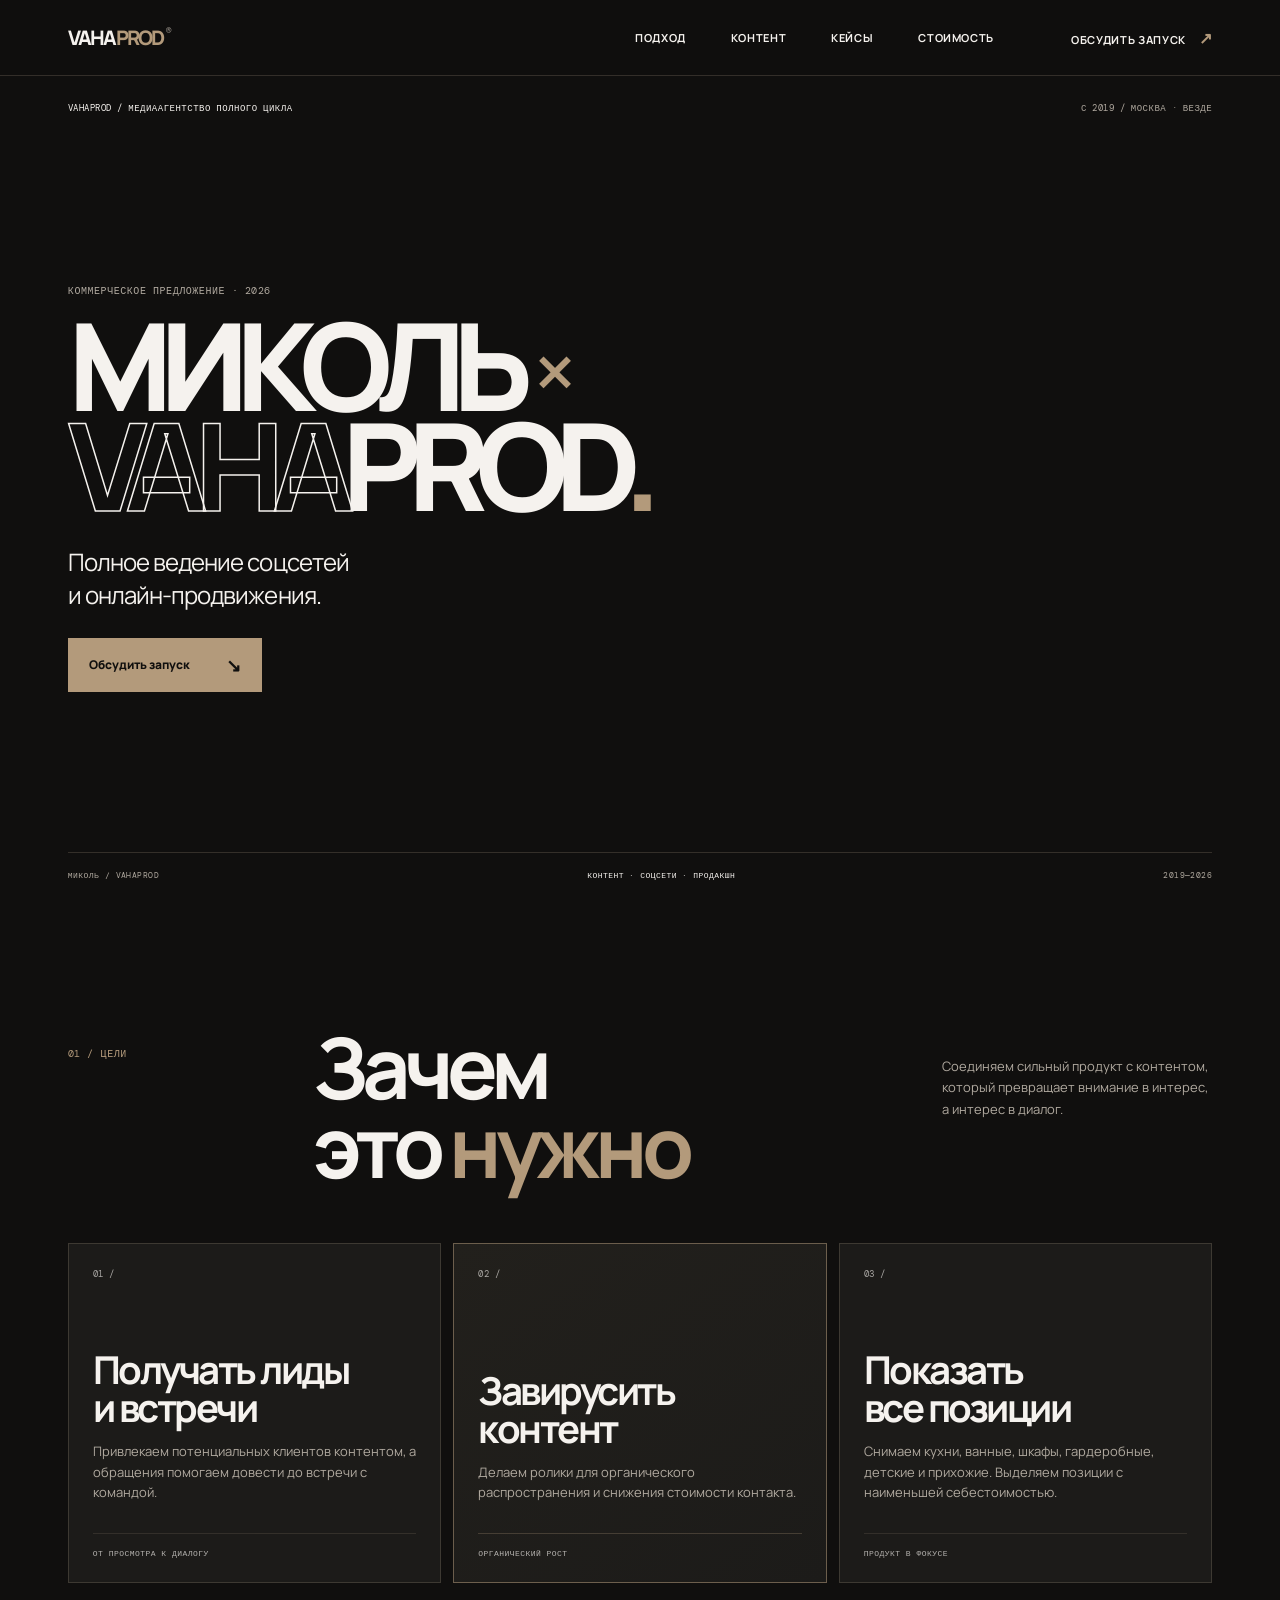
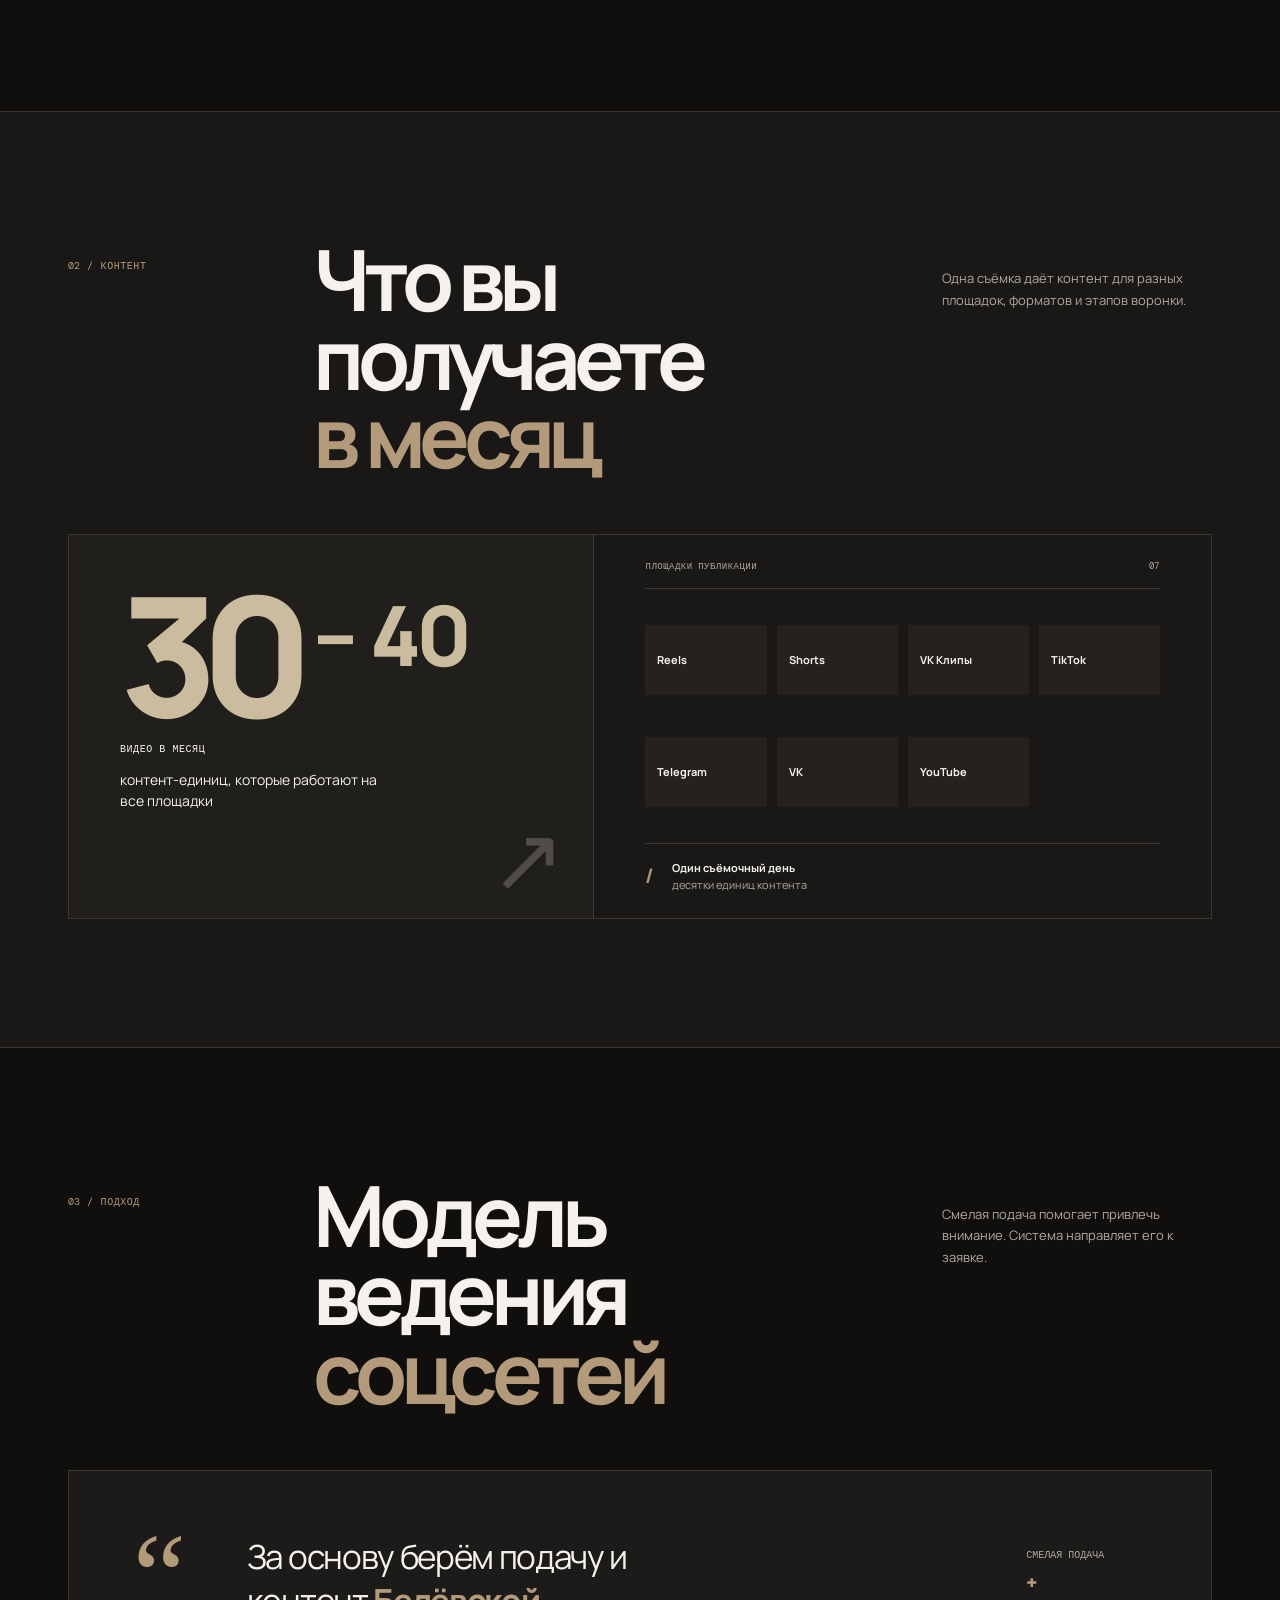
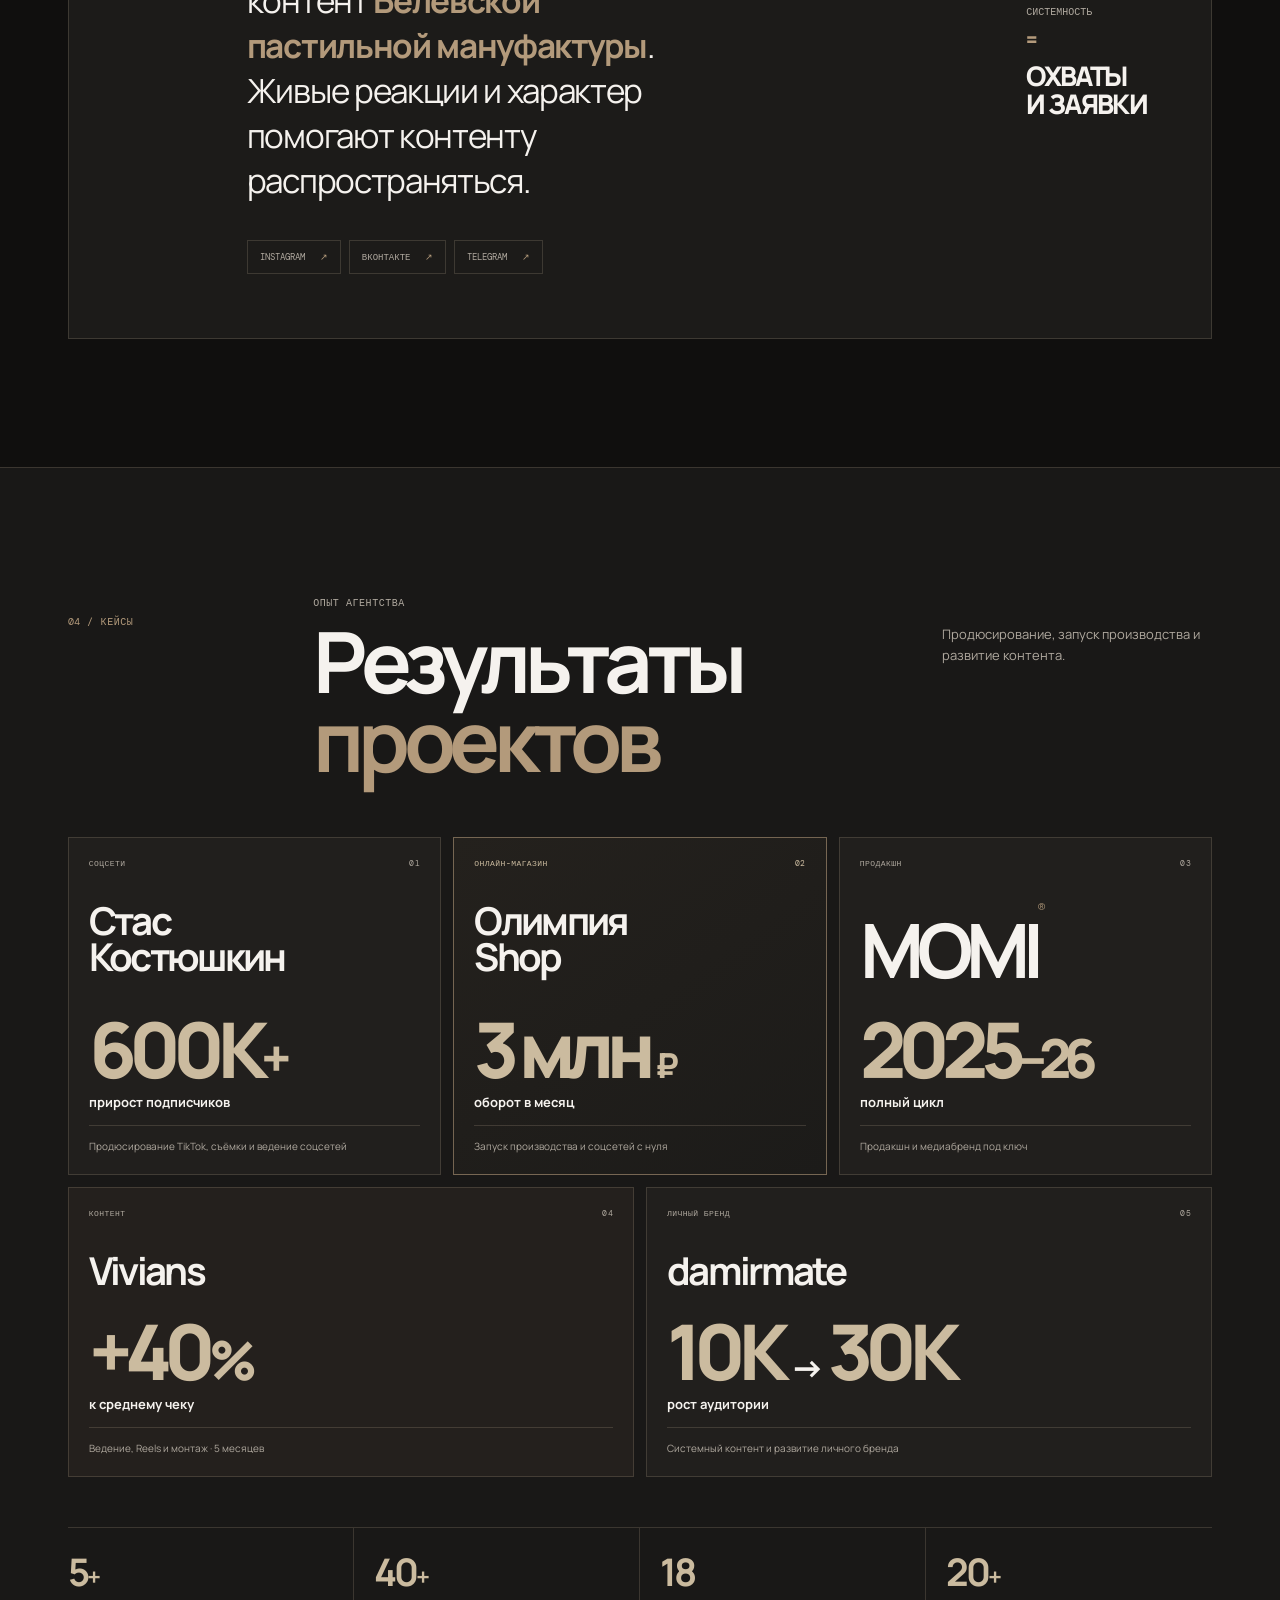
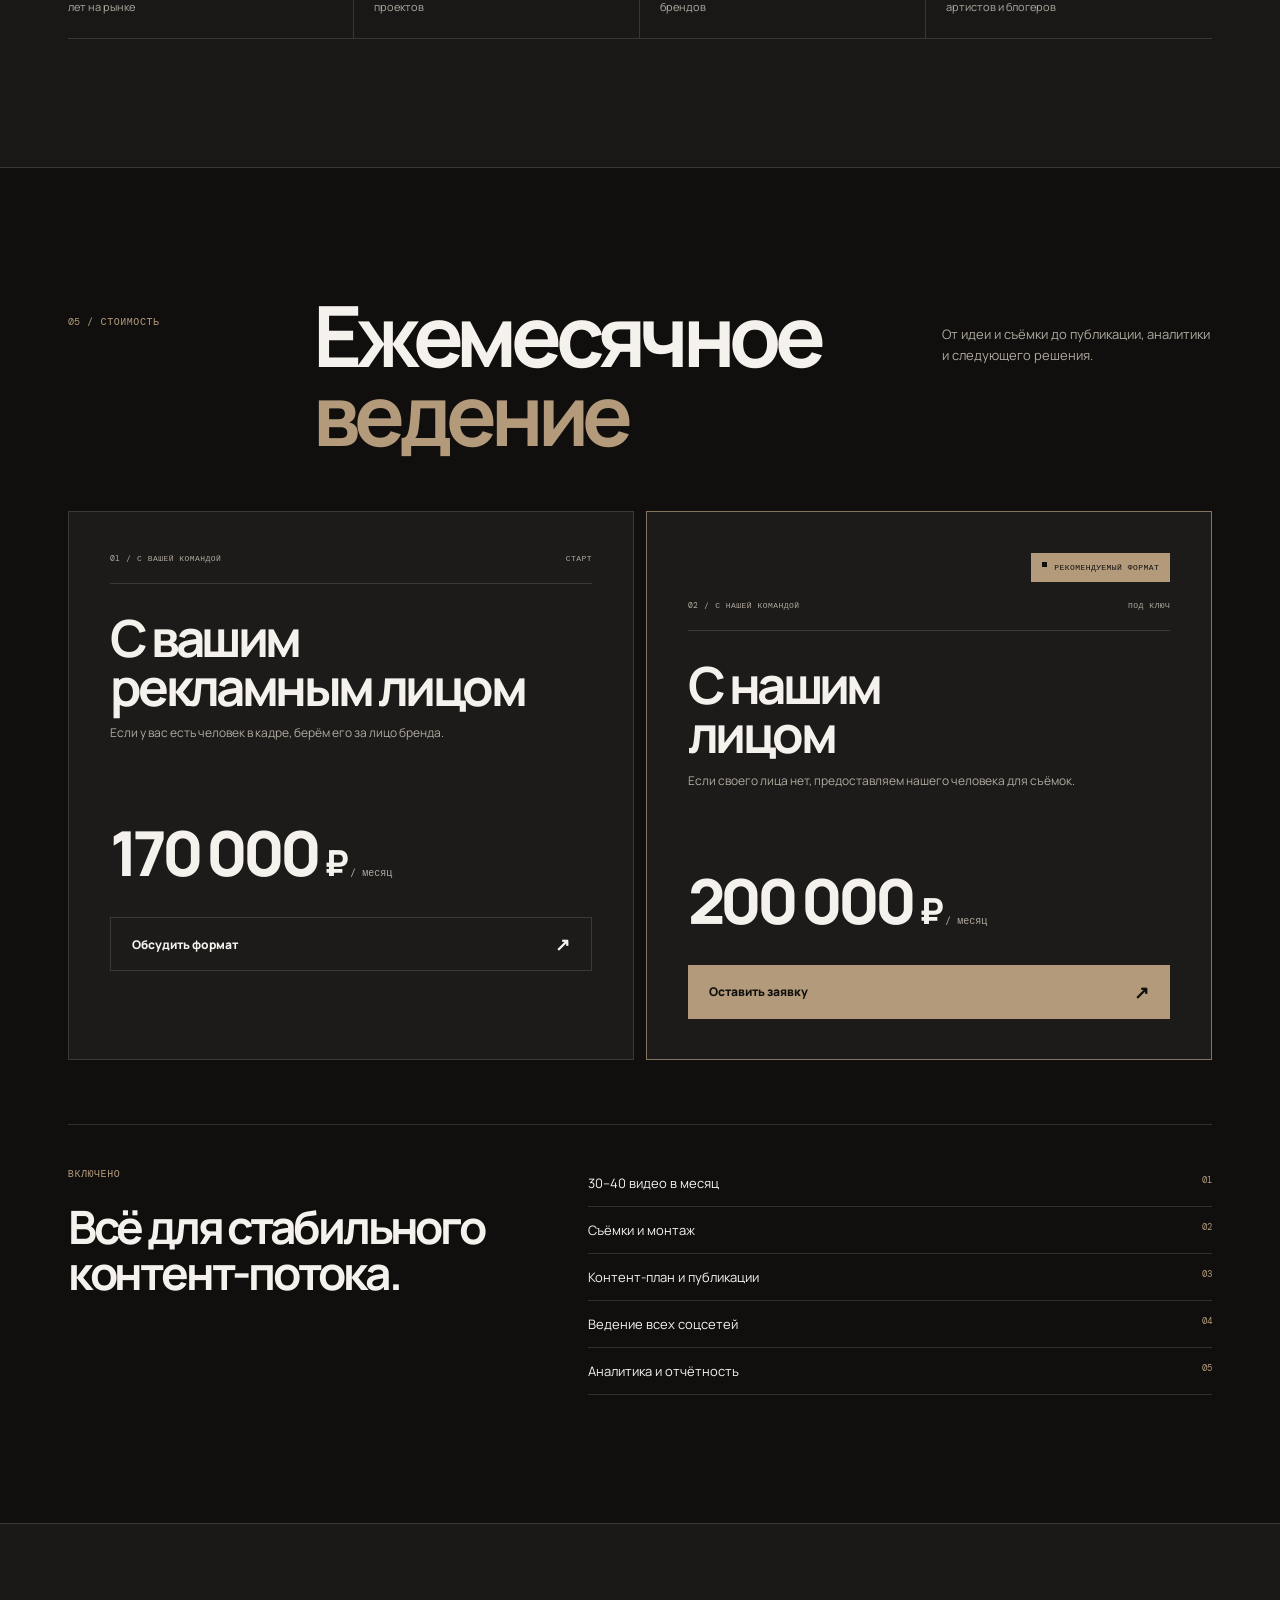
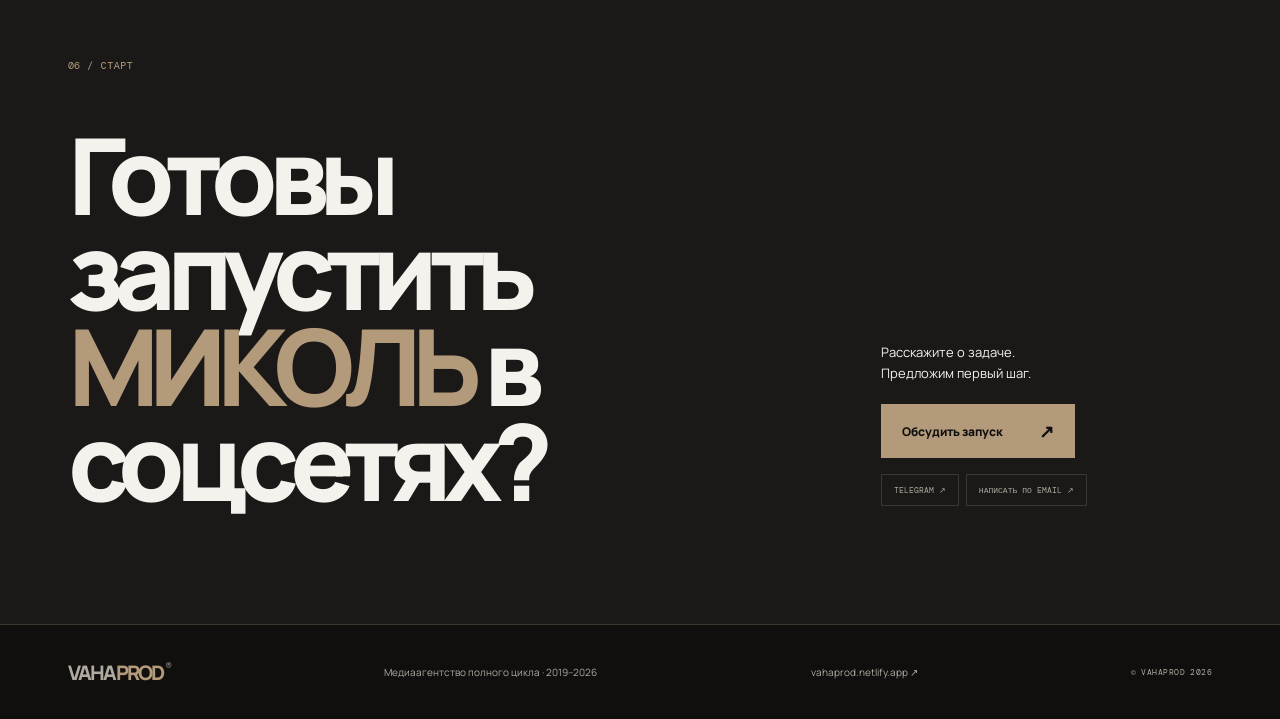
<file: index.html>
<!doctype html>
<html lang="ru" data-type="service">
<head>
  <meta charset="utf-8">
  <meta name="viewport" content="width=device-width, initial-scale=1">
  <meta name="theme-color" content="#100f0e">
  <meta name="description" content="Коммерческое предложение VAHAPROD для мебельной компании МИКОЛЬ: контент, соцсети и онлайн-продвижение под ключ.">
  <meta name="page-type" content="service">
  <meta name="site-kind" content="other">
  <meta property="og:title" content="МИКОЛЬ × VAHAPROD — медиа и рост">
  <meta property="og:description" content="Полное ведение соцсетей и онлайн-продвижения для мебельной компании МИКОЛЬ.">
  <meta property="og:type" content="website">
  <title>МИКОЛЬ × VAHAPROD — медиа и рост</title>
  <link rel="preconnect" href="https://fonts.googleapis.com">
  <link rel="preconnect" href="https://fonts.gstatic.com" crossorigin>
  <link href="https://fonts.googleapis.com/css2?family=DM+Mono:wght@400;500&family=Manrope:wght@400;500;600;700;800&display=swap" rel="stylesheet">
  <link rel="stylesheet" href="style.css">
  <script src="script.js" defer></script>
</head>
<body>
  <a class="skip-link" href="#main-content">Перейти к содержимому</a>
  <header class="site-header">
    <a class="wordmark" href="#top" aria-label="VAHAPROD, на главную">VAHA<span>PROD</span><i>®</i></a>
    <nav class="main-nav" aria-label="Основная навигация">
      <a href="#idea">Подход</a><a href="#volume">Контент</a><a href="#cases">Кейсы</a><a href="#pricing">Стоимость</a>
    </nav>
    <a class="header-cta" href="#contact">Обсудить запуск <span>↗︎</span></a>
    <button class="menu-toggle" type="button" aria-label="Открыть меню" aria-expanded="false"><span></span><span></span></button>
  </header>

  <main id="main-content">
    <!-- Секция 0 — Hero -->
    <section class="hero section-shell">
      <div class="hero-topline mono"><span>VAHAPROD / медиаагентство полного цикла</span><span>С 2019 / МОСКВА · ВЕЗДЕ</span></div>
      <div class="hero-grid">
        <div class="hero-copy">
          <p class="eyebrow" data-enter>КОММЕРЧЕСКОЕ ПРЕДЛОЖЕНИЕ · 2026</p>
          <h1 data-enter>МИКОЛЬ <span class="times">×</span><br><span class="outline-word">VAHA</span>PROD<span class="brand-accent">.</span></h1>
          <p class="hero-lead" data-enter>Полное ведение соцсетей<br>и онлайн-продвижения.</p>
          <a class="button button-brand" data-enter href="#pricing">Обсудить запуск <span>↘︎</span></a>
        </div>
      </div>
      <div class="hero-bottom mono"><span>МИКОЛЬ / VAHAPROD</span><span>КОНТЕНТ · СОЦСЕТИ · ПРОДАКШН</span><span>2019—2026</span></div>
    </section>

    <!-- Секция 01 — Цели -->
    <section class="section section-shell" id="idea">
      <div class="section-head reveal"><p class="section-number mono">01 / ЦЕЛИ</p><div><h2>Зачем<br>это <span class="accent-text">нужно</span></h2></div><p class="head-note">Соединяем сильный продукт с контентом, который превращает внимание в интерес, а интерес в диалог.</p></div>
      <div class="goal-grid">
        <article class="goal-card reveal"><span class="card-no mono">01 /</span><h3>Получать лиды<br>и встречи</h3><p>Привлекаем потенциальных клиентов контентом, а обращения помогаем довести до встречи с командой.</p><span class="card-foot mono">ОТ ПРОСМОТРА К ДИАЛОГУ</span></article>
        <article class="goal-card goal-card-featured reveal"><span class="card-no mono">02 /</span><h3>Завирусить<br>контент</h3><p>Делаем ролики для органического распространения и снижения стоимости контакта.</p><span class="card-foot mono">ОРГАНИЧЕСКИЙ РОСТ</span></article>
        <article class="goal-card reveal"><span class="card-no mono">03 /</span><h3>Показать<br>все позиции</h3><p>Снимаем кухни, ванные, шкафы, гардеробные, детские и прихожие. Выделяем позиции с наименьшей себестоимостью.</p><span class="card-foot mono">ПРОДУКТ В ФОКУСЕ</span></article>
      </div>
    </section>

    <!-- Секция 02 — Объём контента -->
    <section class="section volume-section" id="volume">
      <div class="section-shell">
        <div class="section-head reveal"><p class="section-number mono">02 / КОНТЕНТ</p><div><h2>Что вы получаете<br><span class="accent-text">в месяц</span></h2></div><p class="head-note">Одна съёмка даёт контент для разных площадок, форматов и этапов воронки.</p></div>
        <div class="volume-layout reveal">
          <div class="metric-panel"><div class="metric-big"><span>30</span><span>–</span><span>40</span></div><div class="metric-label">ВИДЕО В МЕСЯЦ</div><p>контент-единиц, которые работают на все площадки</p><div class="metric-arrow">↗︎</div></div>
          <div class="platform-panel"><div class="platform-top mono"><span>ПЛОЩАДКИ ПУБЛИКАЦИИ</span><span>07</span></div><div class="platform-grid"><div class="platform">Reels</div><div class="platform">Shorts</div><div class="platform">VK Клипы</div><div class="platform">TikTok</div><div class="platform">Telegram</div><div class="platform">VK</div><div class="platform">YouTube</div></div><div class="platform-bottom"><span class="platform-star">/</span><p><strong>Один съёмочный день</strong><br>десятки единиц контента</p></div></div>
        </div>
      </div>
    </section>

    <!-- Секция 03 — Ролевая модель -->
    <section class="section section-shell model-section" id="model">
      <div class="section-head reveal"><p class="section-number mono">03 / ПОДХОД</p><div><h2>Модель ведения<br><span class="accent-text">соцсетей</span></h2></div><p class="head-note">Смелая подача помогает привлечь внимание. Система направляет его к заявке.</p></div>
      <div class="model-box reveal"><div class="model-quote-mark">“</div><div class="model-copy"><p>За основу берём подачу и контент <strong>Белёвской пастильной мануфактуры</strong>. Живые реакции и характер помогают контенту распространяться.</p><div class="reference-links"><a href="https://www.instagram.com/pastila1881/" target="_blank" rel="noopener noreferrer">Instagram <span>↗︎</span></a><a href="https://vk.com/belevskaya__pastila" target="_blank" rel="noopener noreferrer">ВКонтакте <span>↗︎</span></a><a href="https://t.me/belpastila" target="_blank" rel="noopener noreferrer">Telegram <span>↗︎</span></a></div></div><div class="model-equation"><span>СМЕЛАЯ ПОДАЧА</span><b>+</b><span>СИСТЕМНОСТЬ</span><b>=</b><strong>ОХВАТЫ<br>И ЗАЯВКИ</strong></div></div>
    </section>

    <!-- Секция 04 — Кейсы и метрики -->
    <section class="section cases-section" id="cases"><div class="section-shell">
      <div class="section-head reveal"><p class="section-number mono">04 / КЕЙСЫ</p><div><p class="eyebrow">Опыт агентства</p><h2>Результаты<br><span class="accent-text">проектов</span></h2></div><p class="head-note">Продюсирование, запуск производства и развитие контента.</p></div>
      <div class="case-grid">
        <article class="case-card case-feature reveal"><div class="case-top mono"><span>СОЦСЕТИ</span><span>01</span></div><h3>Стас<br>Костюшкин</h3><div class="case-number">600K<span>+</span></div><p>прирост подписчиков</p><div class="case-note">Продюсирование TikTok, съёмки и ведение соцсетей</div></article>
        <article class="case-card case-featured reveal"><div class="case-top mono"><span>ОНЛАЙН-МАГАЗИН</span><span>02</span></div><h3>Олимпия<br>Shop</h3><div class="case-number">3 млн <small>₽</small></div><p>оборот в месяц</p><div class="case-note">Запуск производства и соцсетей с нуля</div></article>
        <article class="case-card case-momi reveal"><div class="case-top mono"><span>ПРОДАКШН</span><span>03</span></div><div class="momi-word">MOMI<span>®</span></div><div class="case-number">2025<span>–26</span></div><p>полный цикл</p><div class="case-note">Продакшн и медиабренд под ключ</div></article>
        <article class="case-card case-vivians reveal"><div class="case-top mono"><span>КОНТЕНТ</span><span>04</span></div><h3>Vivians</h3><div class="case-number">+40<span>%</span></div><p>к среднему чеку</p><div class="case-note">Ведение, Reels и монтаж · 5 месяцев</div></article>
        <article class="case-card case-damir reveal"><div class="case-top mono"><span>ЛИЧНЫЙ БРЕНД</span><span>05</span></div><h3>damirmate</h3><div class="case-number">10K <span class="case-arrow">→︎</span> 30K</div><p>рост аудитории</p><div class="case-note">Системный контент и развитие личного бренда</div></article>
      </div>
      <div class="agency-stats reveal"><div><strong>5<span>+</span></strong><small>лет на рынке</small></div><div><strong>40<span>+</span></strong><small>проектов</small></div><div><strong>18</strong><small>брендов</small></div><div><strong>20<span>+</span></strong><small>артистов и блогеров</small></div></div>
    </div></section>

    <!-- Секция 05 — Предложение и цена -->
    <section class="section section-shell pricing-section" id="pricing">
      <div class="section-head reveal"><p class="section-number mono">05 / СТОИМОСТЬ</p><div><h2>Ежемесячное<br><span class="accent-text">ведение</span></h2></div><p class="head-note">От идеи и съёмки до публикации, аналитики и следующего решения.</p></div>
      <div class="pricing-grid">
        <article class="price-card reveal"><div class="price-top mono"><span>01 / С ВАШЕЙ КОМАНДОЙ</span><span>СТАРТ</span></div><h3>С вашим<br>рекламным лицом</h3><p class="price-description">Если у вас есть человек в кадре, берём его за лицо бренда.</p><div class="price-amount">170 000 <small>₽</small><span>/ месяц</span></div><a class="button button-outline" href="#contact">Обсудить формат <span>↗︎</span></a></article>
        <article class="price-card price-featured reveal"><div class="recommended mono"><span class="status-dot"></span> РЕКОМЕНДУЕМЫЙ ФОРМАТ</div><div class="price-top mono"><span>02 / С НАШЕЙ КОМАНДОЙ</span><span>ПОД КЛЮЧ</span></div><h3>С нашим<br>лицом</h3><p class="price-description">Если своего лица нет, предоставляем нашего человека для съёмок.</p><div class="price-amount">200 000 <small>₽</small><span>/ месяц</span></div><a class="button button-brand" href="#contact">Оставить заявку <span>↗︎</span></a></article>
      </div>
      <div class="included reveal"><div class="included-heading"><span class="section-number mono">ВКЛЮЧЕНО</span><h3>Всё для стабильного<br>контент-потока.</h3></div><ul class="included-list"><li><span>30–40 видео в месяц</span><b>01</b></li><li><span>Съёмки и монтаж</span><b>02</b></li><li><span>Контент-план и публикации</span><b>03</b></li><li><span>Ведение всех соцсетей</span><b>04</b></li><li><span>Аналитика и отчётность</span><b>05</b></li></ul></div>
    </section>

    <!-- Секция 06 — Финальный CTA -->
    <section class="final-cta" id="contact"><div class="section-shell final-inner reveal"><p class="section-number mono">06 / СТАРТ</p><div class="final-layout"><h2>Готовы запустить<br><span>МИКОЛЬ</span> в соцсетях?</h2><div class="final-contact"><p>Расскажите о задаче.<br>Предложим первый шаг.</p><a class="button button-brand" href="mailto:hello@vahaprod.example">Обсудить запуск <span>↗︎</span></a><div class="contact-links"><a href="https://t.me/vimenyanenaydete" target="_blank" rel="noopener noreferrer">Telegram ↗︎</a><!-- TODO: заменить email на актуальный --><a href="mailto:hello@vahaprod.example">Написать по email ↗︎</a></div></div></div></div></section>
  </main>

  <footer class="site-footer section-shell"><a class="wordmark" href="#top">VAHA<span>PROD</span><i>®</i></a><p>Медиаагентство полного цикла · 2019–2026</p><a href="https://vahaprod.netlify.app" target="_blank" rel="noreferrer">vahaprod.netlify.app ↗︎</a><span class="footer-copy mono">© VAHAPROD 2026</span></footer>
</body>
</html>
</file>
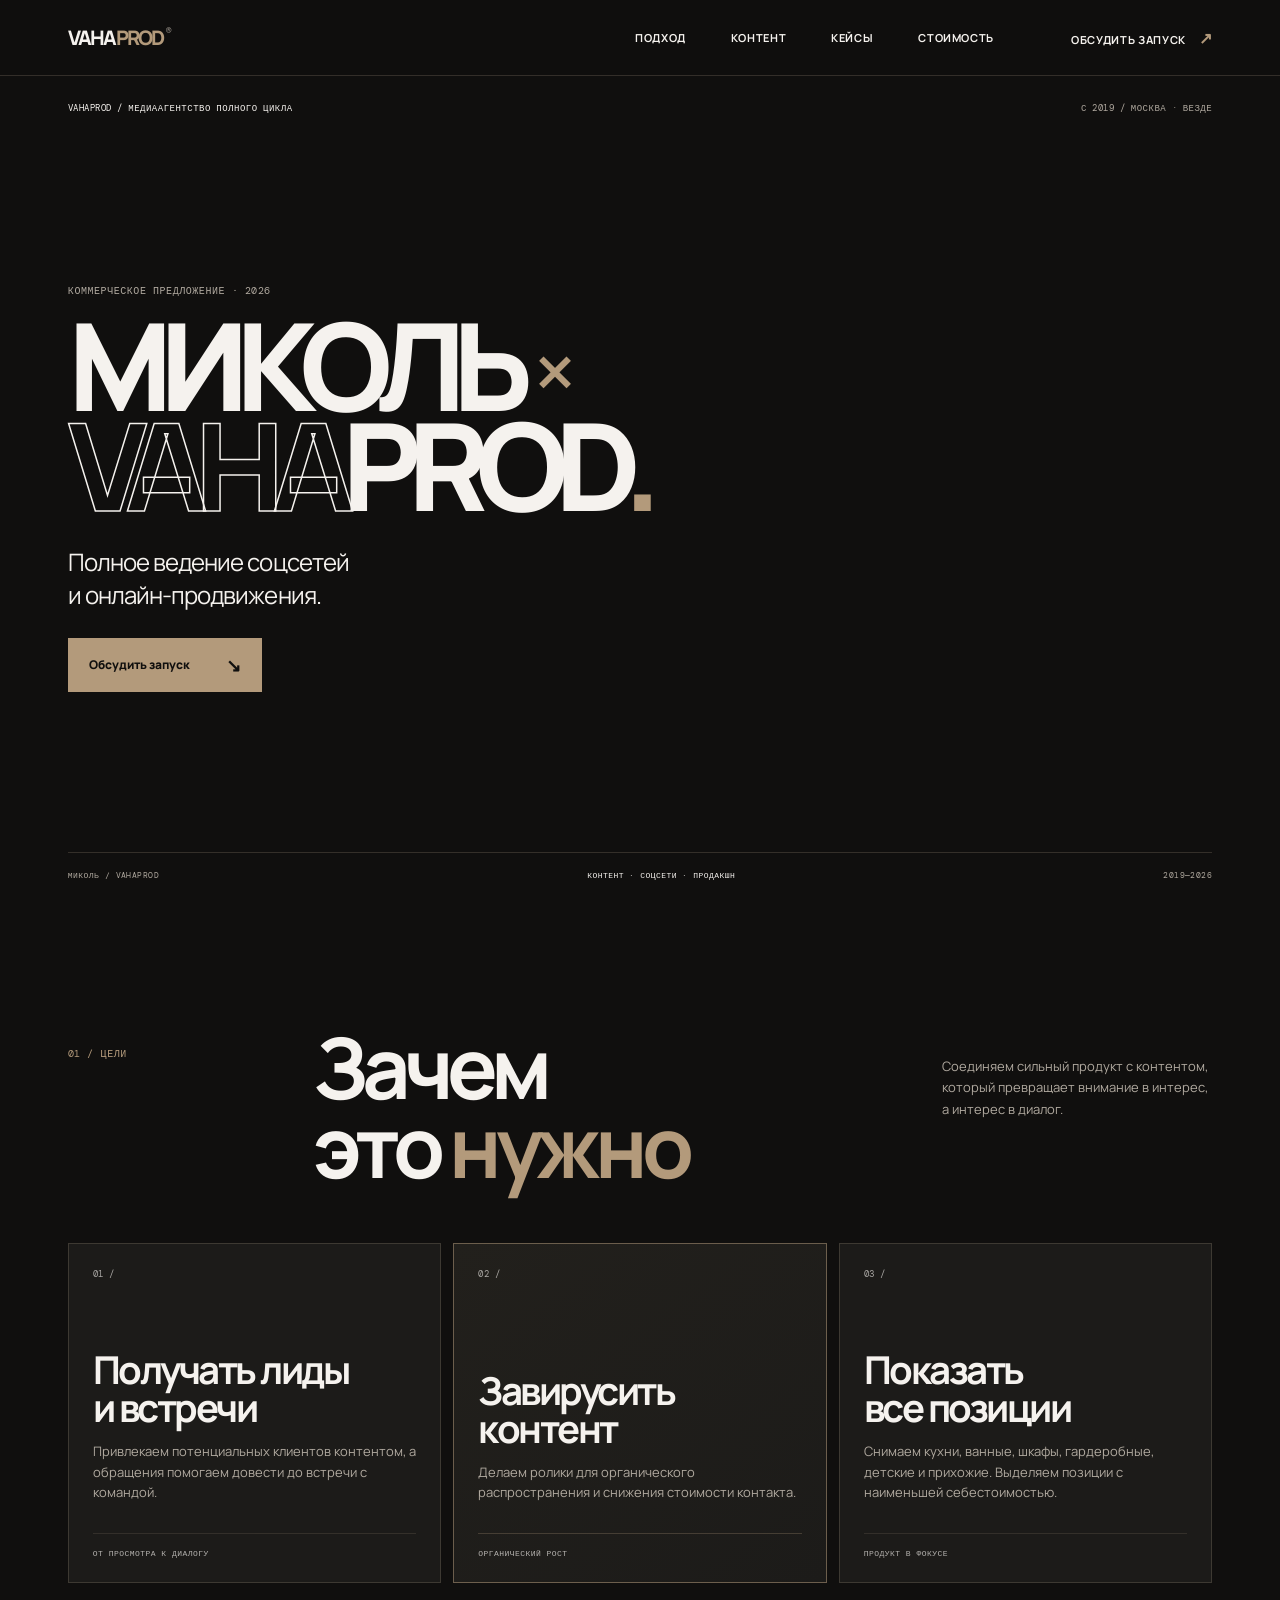
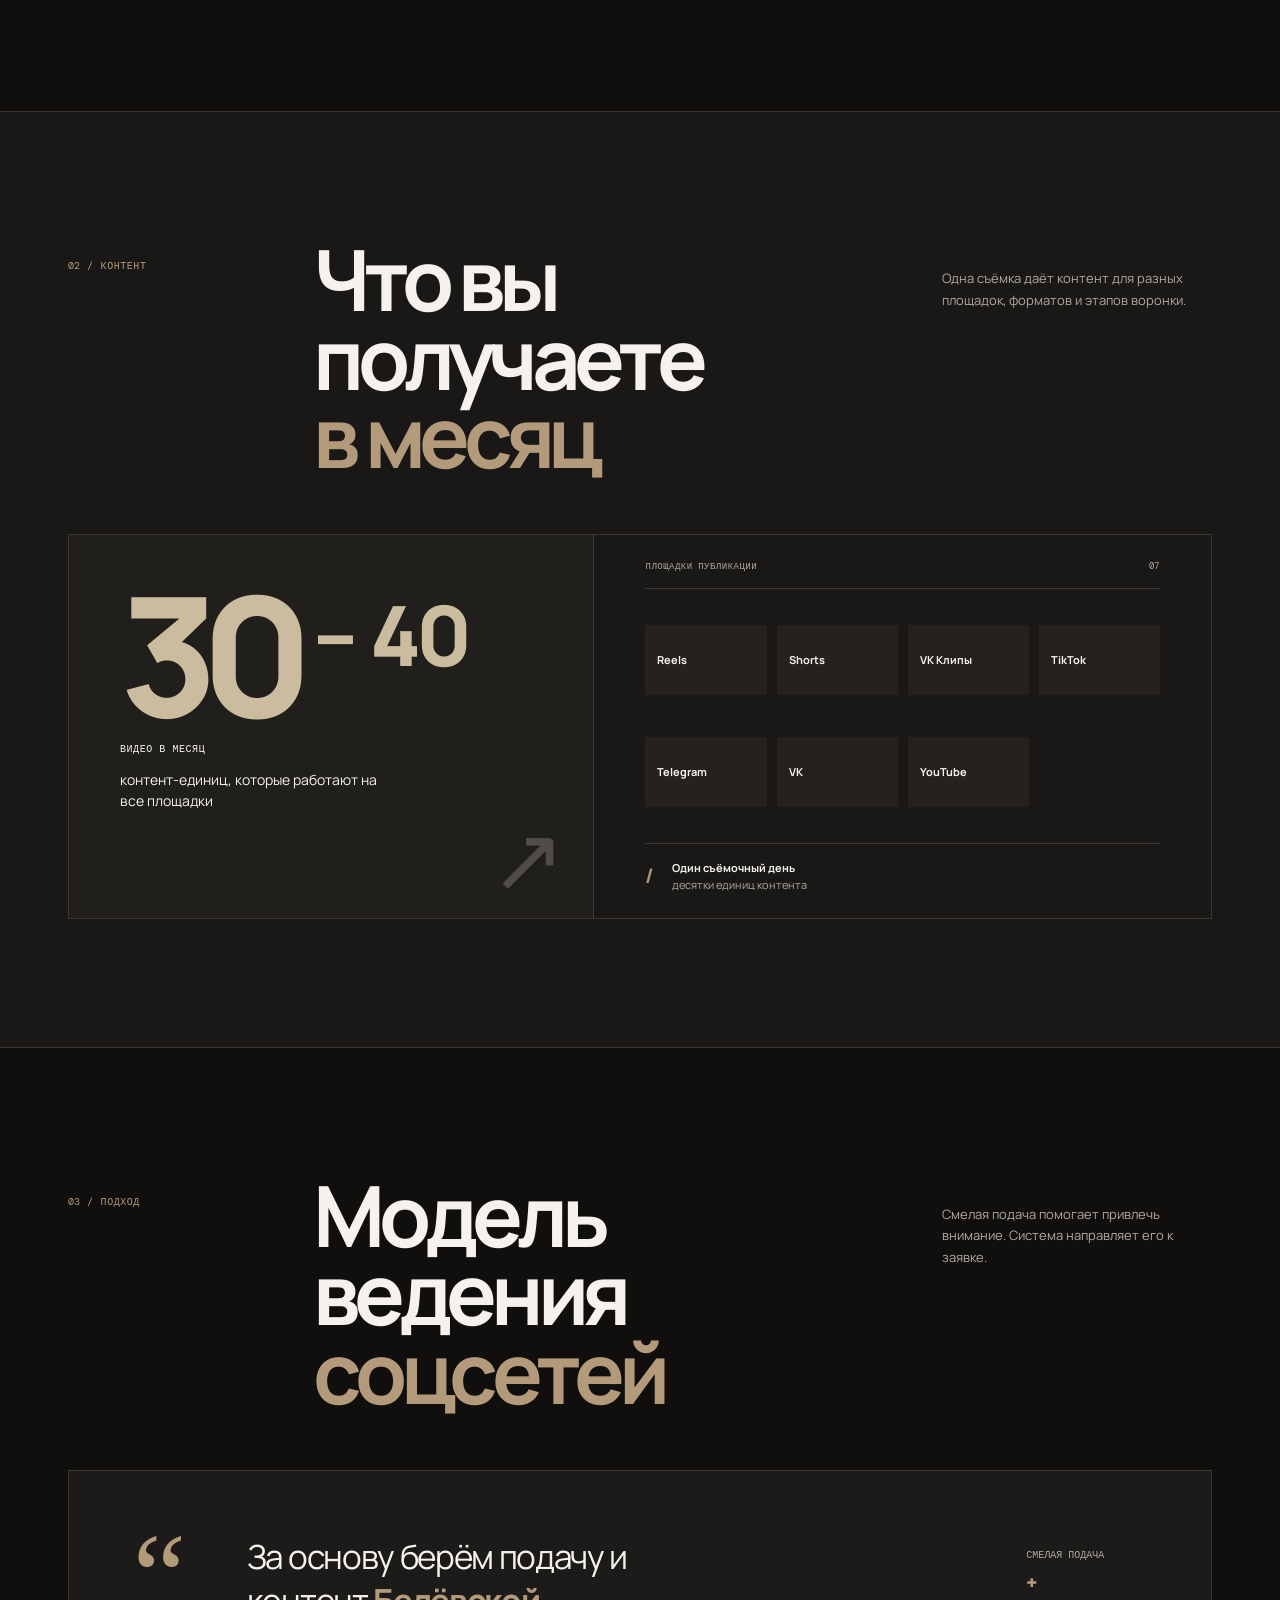
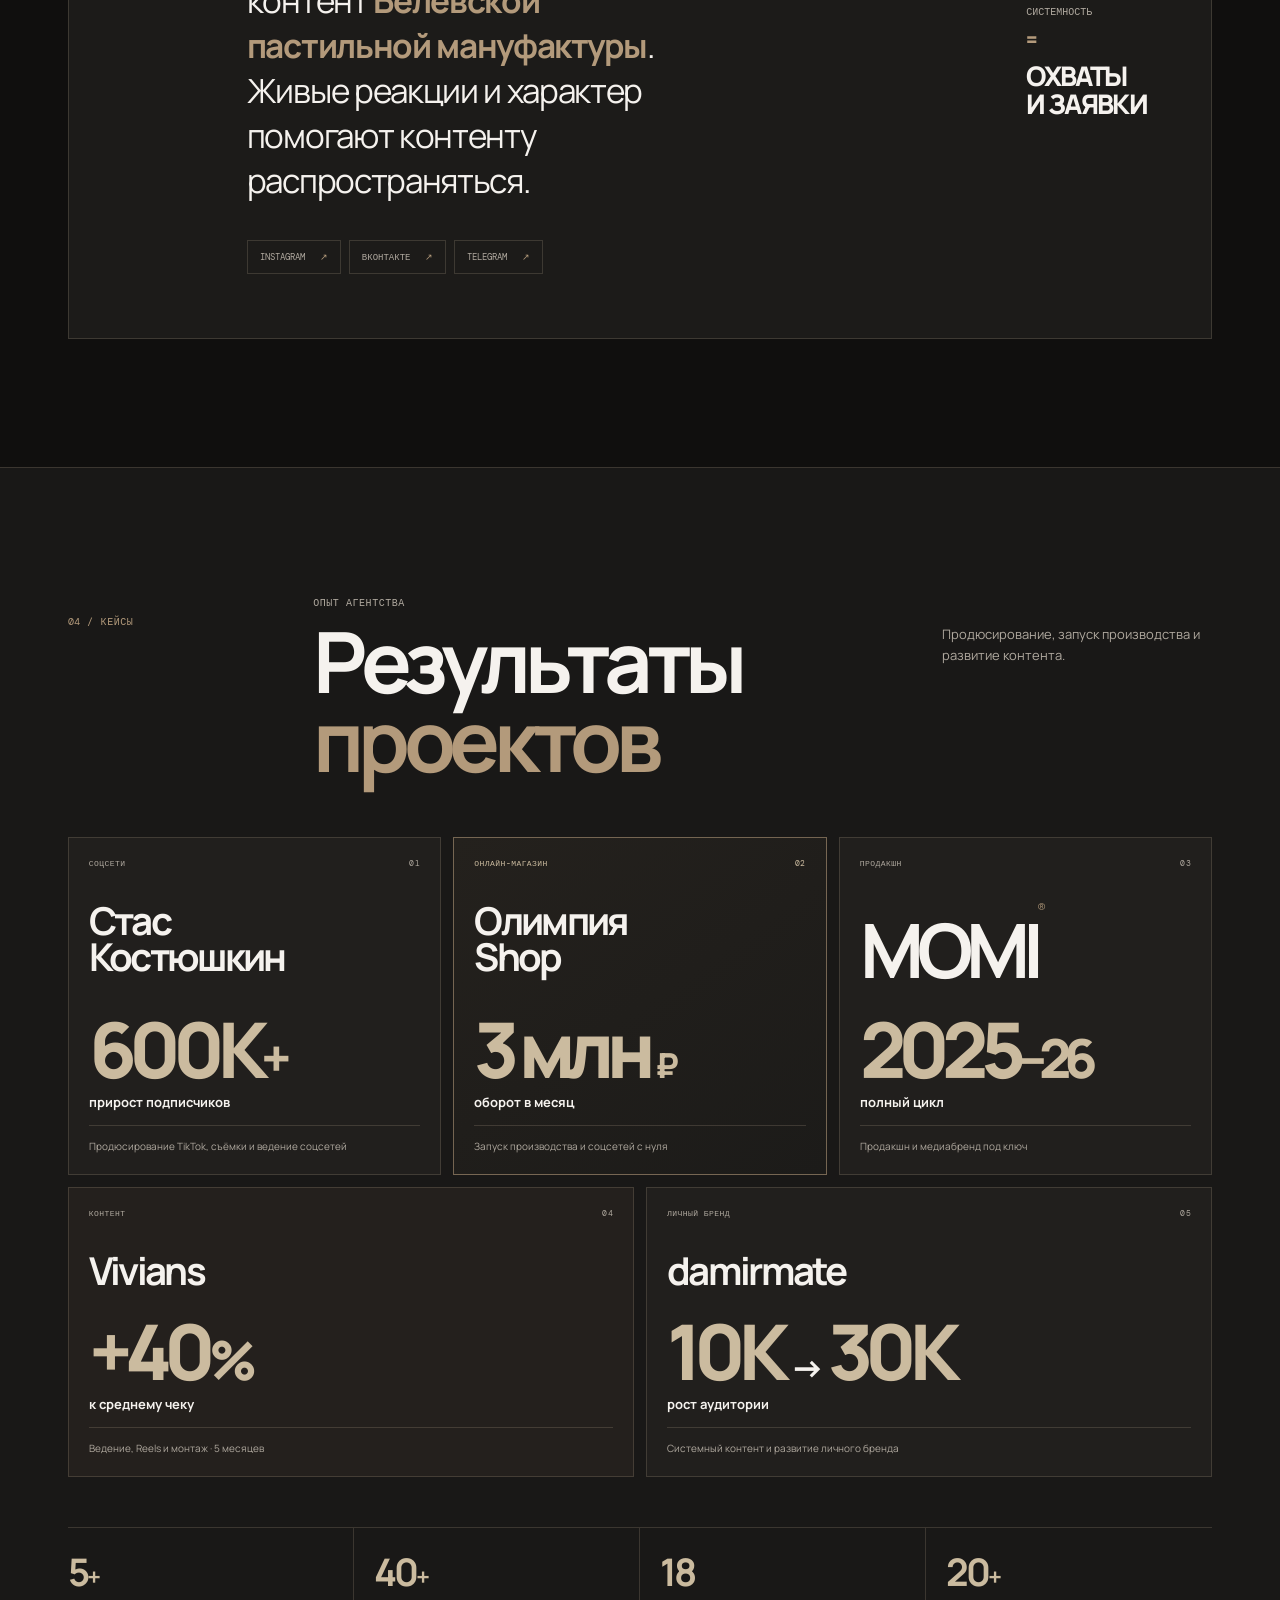
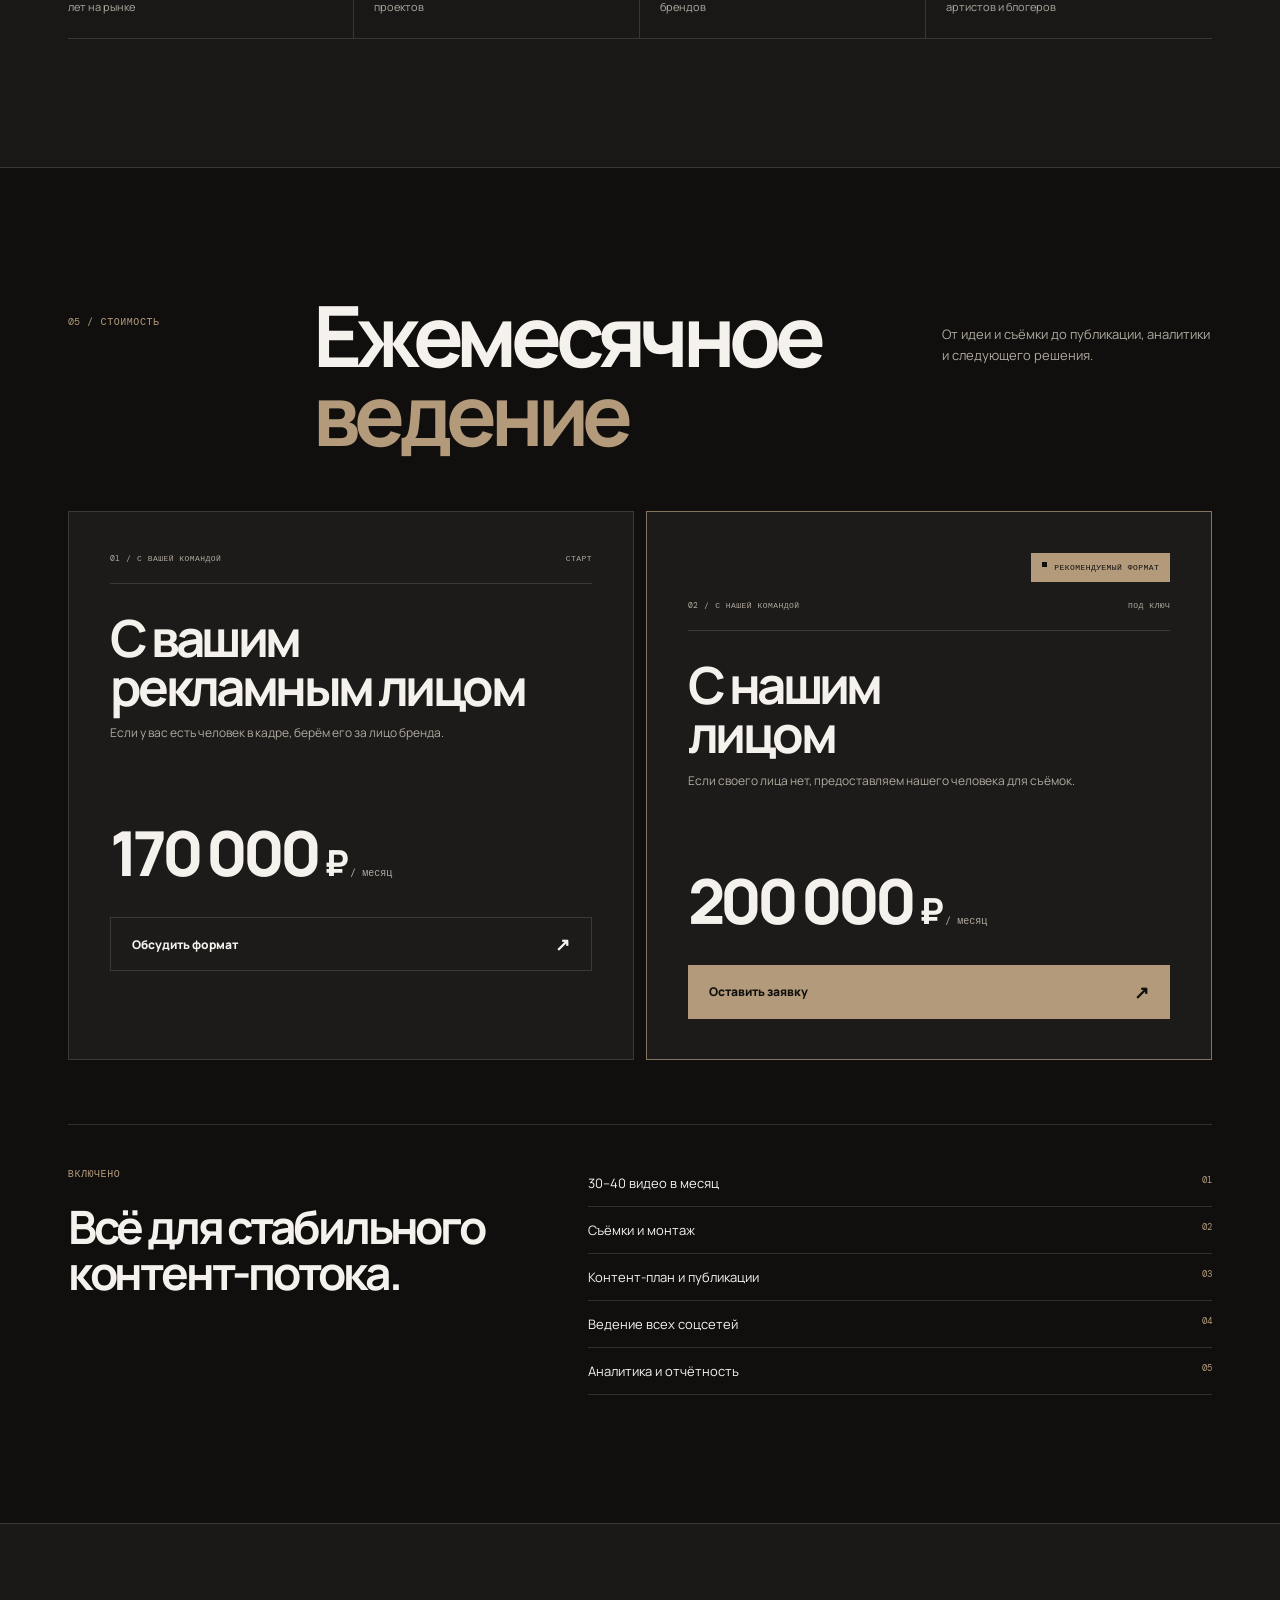
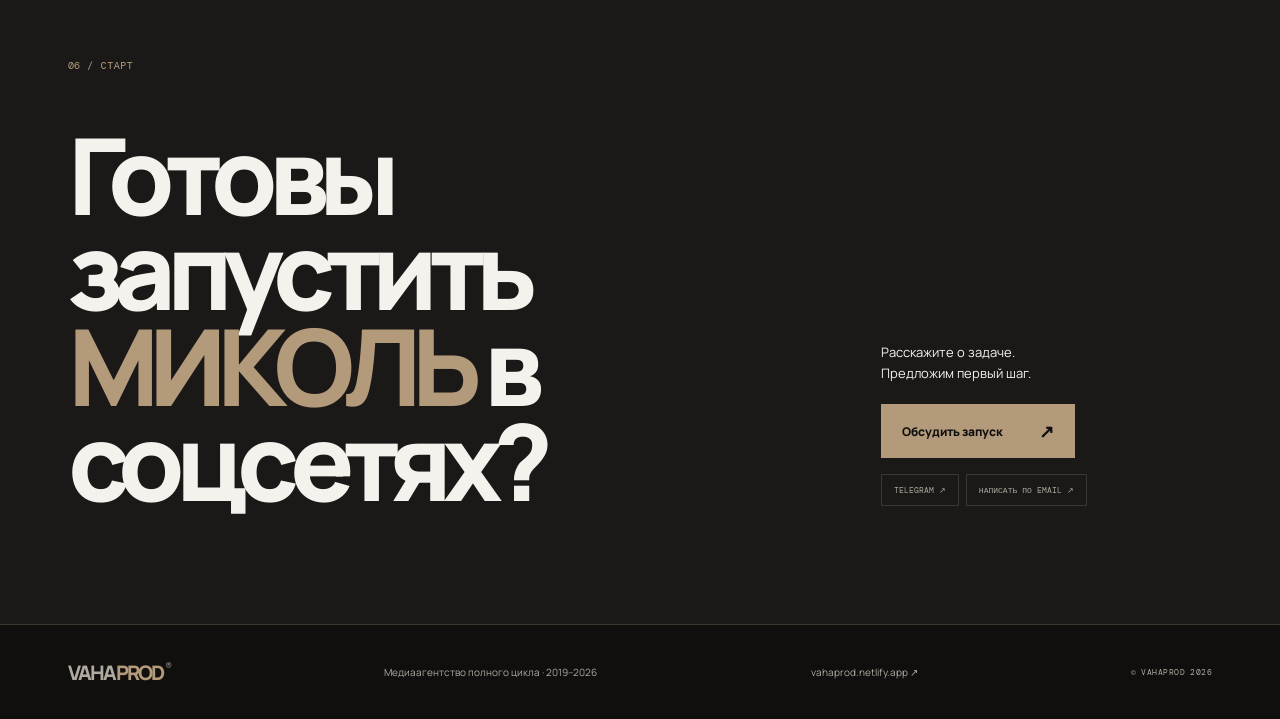
<file: mikol-proposal-telegram.html>
<!doctype html>
<html lang="ru" data-type="service">
<head>
  <meta charset="utf-8">
  <meta name="viewport" content="width=device-width, initial-scale=1">
  <meta name="theme-color" content="#100f0e">
  <meta name="description" content="Коммерческое предложение VAHAPROD для мебельной компании МИКОЛЬ: контент, соцсети и онлайн-продвижение под ключ.">
  <meta name="page-type" content="service">
  <meta name="site-kind" content="other">
  <meta property="og:title" content="МИКОЛЬ × VAHAPROD — медиа и рост">
  <meta property="og:description" content="Полное ведение соцсетей и онлайн-продвижения для мебельной компании МИКОЛЬ.">
  <meta property="og:type" content="website">
  <title>МИКОЛЬ × VAHAPROD — медиа и рост</title>
  <link rel="preconnect" href="https://fonts.googleapis.com">
  <link rel="preconnect" href="https://fonts.gstatic.com" crossorigin>
  <link href="https://fonts.googleapis.com/css2?family=DM+Mono:wght@400;500&family=Manrope:wght@400;500;600;700;800&display=swap" rel="stylesheet">
  <style>
:root {
  --bg: #100f0e;
  --panel: #1c1b19;
  --panel-2: #252320;
  --text: #f5f2ee;
  --muted: #b0a99f;
  --line: rgba(196, 177, 151, .2);
  --accent: #b39a7b;
  --accent-soft: #cbbb9f;
  --display: 'Manrope', Arial, sans-serif;
  --mono: 'DM Mono', monospace;
  --page-gutter: clamp(20px, 5.3vw, 88px);
  color-scheme: dark;
}
* { box-sizing: border-box; }
html { scroll-behavior: smooth; scroll-padding-top: 88px; }
body { margin: 0; background: var(--bg); color: var(--text); font-family: var(--display); -webkit-font-smoothing: antialiased; overflow-x: hidden; }
a { color: inherit; text-decoration: none; }
button { font: inherit; }
a:focus-visible, button:focus-visible { outline: 2px solid var(--accent); outline-offset: 4px; }
.section-shell { width: 100%; max-width: 1600px; margin-inline: auto; padding-inline: var(--page-gutter); }
.skip-link { position: fixed; z-index: 100; top: -60px; left: var(--page-gutter); padding: 12px 16px; color: var(--bg); background: var(--accent); font-size: 12px; font-weight: 800; }
.skip-link:focus { top: 12px; }
.mono, .eyebrow, .section-number, .card-no, .card-foot, .case-top, .platform-top, .price-top, .recommended, .metric-label, .footer-copy { font-family: var(--mono); letter-spacing: .055em; }
.site-header { height: 76px; position: sticky; z-index: 50; top: 0; display: flex; align-items: center; justify-content: space-between; padding: 0 var(--page-gutter); background: rgba(16,15,14,.9); border-bottom: 1px solid var(--line); backdrop-filter: blur(18px); }
.wordmark { font-size: 20px; letter-spacing: -.09em; font-weight: 800; white-space: nowrap; }
.wordmark span { color: var(--accent); }
.wordmark i { color: var(--muted); font: 9px var(--mono); vertical-align: top; margin-left: 3px; letter-spacing: 0; }
.main-nav { display: flex; gap: clamp(20px,3.5vw,54px); margin-left: auto; margin-right: clamp(30px,6vw,92px); }
.main-nav a, .header-cta { font-size: 11px; font-weight: 700; text-transform: uppercase; letter-spacing: .06em; transition: color .2s ease; }
.main-nav a:hover, .header-cta:hover { color: var(--accent); }
.header-cta span { color: var(--accent); margin-left: 10px; font-size: 16px; }
.menu-toggle { display: none; }
.hero { min-height: min(824px, calc(100svh - 76px)); padding-top: 26px; padding-bottom: 20px; display: flex; flex-direction: column; }
.hero-topline, .hero-bottom { display: flex; justify-content: space-between; color: var(--muted); font-size: 9px; text-transform: uppercase; }
.hero-topline span:first-child { color: var(--text); }
.hero-grid { display: grid; grid-template-columns: minmax(0,1fr); align-items: center; flex: 1; padding-block: 58px 48px; }
.hero-copy { position: relative; z-index: 2; }
.eyebrow { margin: 0 0 18px; color: var(--muted); font-size: 10px; text-transform: uppercase; }
.status-dot { display: inline-block; width: 7px; height: 7px; border-radius: 0; background: var(--accent); margin-right: 7px; box-shadow: none; vertical-align: 1px; }
h1 { margin: 0; max-width: 800px; font-size: clamp(64px, 9.5vw, 150px); letter-spacing: -.105em; line-height: .82; font-weight: 800; white-space: nowrap; }
.times { color: var(--accent); font-weight: 500; font-size: .7em; vertical-align: 12%; margin-inline: .025em; }
.outline-word { color: transparent; -webkit-text-stroke: 1.5px var(--text); }
.brand-accent, .accent-text { color: var(--accent); }
.hero-lead { margin: 30px 0 26px; font-size: clamp(17px,2vw,24px); line-height: 1.4; letter-spacing: -.04em; }
.button { min-height: 54px; display: inline-flex; align-items: center; justify-content: space-between; gap: 36px; padding: 0 21px; font-size: 12px; font-weight: 800; transition: transform .2s ease, background .2s ease, color .2s ease; }
.button:hover { transform: translateY(-2px); }
.button:active { transform: scale(.985); }
.button span { font-size: 18px; }
.button-brand { color: var(--bg); background: var(--accent); }
.button-brand:hover { background: #c5b297; }
.button-outline { border: 1px solid var(--line); }
.button-outline:hover { border-color: var(--accent); color: var(--accent); }
.hero-bottom { padding-top: 17px; border-top: 1px solid var(--line); font-size: 8px; }
.hero-bottom span:nth-child(2) { color: var(--text); }
.section { padding-block: clamp(76px,10vw,145px); }
.section-head { display: grid; grid-template-columns: 1fr 2.6fr 1.3fr; gap: 20px; align-items: start; margin-bottom: 58px; }
.section-number { color: var(--accent); font-size: 10px; padding-top: 9px; }
.section-head .eyebrow { margin-top: 0; margin-bottom: 13px; }
.section-head h2 { margin: 0; font-size: clamp(42px,6.6vw,94px); line-height: .93; letter-spacing: -.075em; font-weight: 700; }
.head-note { max-width: 270px; margin: 28px 0 0 auto; color: var(--muted); font-size: 13px; line-height: 1.65; }
.goal-grid { display: grid; grid-template-columns: repeat(3,1fr); gap: 12px; }
.goal-card { min-height: 340px; position: relative; padding: 24px; display: flex; flex-direction: column; background: var(--panel); border: 1px solid var(--line); transition: transform .25s ease, border-color .25s ease; }
.goal-card:hover { transform: translateY(-2px); border-color: rgba(196,177,151,.6); }
.goal-card-featured { background: linear-gradient(145deg, #22201c, var(--panel)); border-color: rgba(179,154,123,.52); }
.card-no { font-size: 9px; opacity: .65; }
.card-symbol { position: absolute; top: 18px; right: 22px; font-size: 25px; color: var(--accent); }
.goal-card h3 { margin: auto 0 14px; font-size: clamp(26px,3vw,40px); line-height: .98; letter-spacing: -.065em; }
.goal-card p { margin: 0 0 30px; max-width: 330px; color: var(--muted); font-size: 13px; line-height: 1.6; }
.card-foot { padding-top: 14px; border-top: 1px solid var(--line); font-size: 8px; opacity: .7; }
.goal-card-featured .card-foot { border-color: rgba(179,154,123,.38); }
.volume-section, .cases-section { background: #191817; border-block: 1px solid var(--line); }
.volume-layout { display: grid; grid-template-columns: .92fr 1.08fr; min-height: 385px; border: 1px solid var(--line); }
.metric-panel { padding: clamp(25px,4vw,58px); background: #211f1b; color: var(--text); border-right: 1px solid var(--line); position: relative; overflow: hidden; }
.metric-big { display: flex; align-items: flex-start; gap: .1em; color: var(--accent-soft); font-size: clamp(85px,13vw,185px); font-weight: 800; line-height: .82; letter-spacing: -.1em; white-space: nowrap; }
.metric-big span { flex: none; }
.metric-big span:first-child { font-size: 1em; line-height: .82; letter-spacing: inherit; margin-top: 0; }
.metric-big span:not(:first-child) { font-size: .5em; line-height: 1; letter-spacing: -.06em; margin-top: .08em; }
.metric-label { margin-top: 20px; font-size: 10px; }
.metric-panel p { max-width: 260px; font-size: 14px; line-height: 1.5; }
.metric-arrow { position: absolute; right: 28px; bottom: 16px; font-size: 90px; line-height: 1; opacity: .22; }
.platform-panel { padding: 25px clamp(23px,4vw,55px); display: flex; flex-direction: column; }
.platform-top { display: flex; justify-content: space-between; color: var(--muted); font-size: 9px; padding-bottom: 16px; border-bottom: 1px solid var(--line); }
.platform-grid { display: grid; grid-template-columns: repeat(4,1fr); flex: 1; align-items: center; gap: 10px; padding-block: 20px; }
.platform { min-height: 70px; display: flex; flex-direction: column; justify-content: center; gap: 8px; padding: 12px; background: #24211e; font-size: 11px; font-weight: 700; }
.platform-bottom { display: flex; align-items: center; gap: 18px; border-top: 1px solid var(--line); padding-top: 15px; }
.platform-star { color: var(--accent); font-size: 20px; font-weight: 700; }
.platform-bottom p { margin: 0; color: var(--muted); font-size: 11px; line-height: 1.55; }
.platform-bottom strong { color: var(--text); }
.model-box { display: grid; grid-template-columns: 90px 1.2fr 1fr; align-items: start; gap: 24px; background: var(--panel); border: 1px solid var(--line); padding: clamp(24px,5vw,70px); }
.model-quote-mark { color: var(--accent); font: 120px/.7 Georgia,serif; }
.model-copy > p { max-width: 620px; margin: 0 0 36px; font-size: clamp(19px,2.6vw,34px); line-height: 1.35; letter-spacing: -.04em; }
.model-copy strong { color: var(--accent); }
.reference-links { display: flex; flex-wrap: wrap; gap: 8px; }
.reference-links a, .contact-links a { padding: 10px 12px; border: 1px solid var(--line); color: var(--muted); font: 9px var(--mono); text-transform: uppercase; transition: color .2s,border-color .2s; }
.reference-links a:hover, .contact-links a:hover { color: var(--accent); border-color: var(--accent); }
.reference-links span { color: var(--accent); padding-left: 10px; }
.model-equation { display: flex; flex-direction: column; align-items: flex-start; gap: 10px; justify-self: end; padding-top: 13px; font: 10px var(--mono); color: var(--muted); }
.model-equation b { color: var(--accent); font-size: 18px; }
.model-equation strong { color: var(--text); font: 800 27px/1.05 var(--display); letter-spacing: -.06em; }
.case-grid { display: grid; grid-template-columns: repeat(6,1fr); gap: 12px; }
.case-card { min-height: 310px; grid-column: span 2; display: flex; flex-direction: column; overflow: hidden; position: relative; padding: 20px; background: #211f1d; border: 1px solid var(--line); }
.case-card:nth-child(4), .case-card:nth-child(5) { grid-column: span 3; min-height: 290px; }
.case-top { display: flex; justify-content: space-between; color: var(--muted); font-size: 8px; }
.case-card h3 { margin: 35px 0 4px; font-size: clamp(26px,3vw,42px); line-height: .93; letter-spacing: -.07em; }
.case-number { color: var(--accent-soft); margin-top: auto; font-size: clamp(45px,6vw,82px); font-weight: 800; letter-spacing: -.1em; line-height: 1; white-space: nowrap; }
.case-number span { font-size: .7em; }
.case-number small { font-size: .45em; letter-spacing: -.04em; }
.case-card > p { margin: 5px 0 14px; font-size: 13px; font-weight: 700; }
.case-note { padding-top: 13px; border-top: 1px solid var(--line); font-size: 10px; color: var(--muted); line-height: 1.5; }
.case-feature { background: #211f1d; }
.case-featured { background: linear-gradient(145deg, #24211d, #1c1b19); border-color: rgba(179,154,123,.58); }
.case-featured .case-top { color: var(--accent-soft); }
.case-momi { background: #211f1d; }
.momi-word { margin: 30px 0 10px; font-size: clamp(46px,6vw,75px); letter-spacing: -.09em; font-weight: 700; }
.momi-word span { color: var(--accent); font: 12px var(--mono); vertical-align: top; }
.case-vivians { background: #24201d; }
.case-vivians .case-number { color: var(--accent-soft); }
.case-damir { background: #211f1d; }
.case-arrow { color: var(--text); font-size: .45em !important; padding-inline: 3px; }
.agency-stats { display: grid; grid-template-columns: repeat(4,1fr); margin-top: 50px; border-block: 1px solid var(--line); }
.agency-stats div { min-height: 110px; display: flex; flex-direction: column; justify-content: center; padding-inline: 20px; border-right: 1px solid var(--line); }
.agency-stats div:first-child { padding-left: 0; }
.agency-stats div:last-child { border-right: 0; }
.agency-stats strong { color: var(--accent-soft); font-size: 38px; line-height: 1; letter-spacing: -.08em; }
.agency-stats strong span { font-size: .65em; }
.agency-stats small { margin-top: 9px; color: var(--muted); font-size: 11px; }
.pricing-grid { display: grid; grid-template-columns: 1fr 1fr; gap: 12px; }
.price-card { padding: clamp(23px,3.2vw,45px); background: var(--panel); border: 1px solid var(--line); position: relative; }
.price-featured { border-color: rgba(179,154,123,.7); background: #1c1b19; }
.recommended { position: static; display: flex; width: fit-content; max-width: 100%; justify-content: flex-end; margin: 0 0 18px auto; padding: 9px 11px; background: var(--accent); color: var(--bg); font-size: 8px; line-height: 1.4; text-align: right; font-weight: 500; }
.recommended .status-dot { width: 5px; height: 5px; background: var(--bg); box-shadow: none; }
.price-top { display: flex; flex-wrap: wrap; justify-content: space-between; gap: 8px 14px; color: var(--muted); font-size: 8px; padding-bottom: 20px; border-bottom: 1px solid var(--line); }
.price-top span { min-width: 0; }
.price-card h3 { min-height: 94px; margin: 29px 0 13px; font-size: clamp(30px,4vw,52px); line-height: .95; letter-spacing: -.07em; }
.price-description { max-width: 390px; min-height: 58px; color: var(--muted); font-size: 12px; line-height: 1.6; }
.price-amount { margin: 29px 0 22px; font-size: clamp(35px,5vw,62px); font-weight: 800; letter-spacing: -.08em; white-space: nowrap; }
.price-amount small { font-size: .58em; }
.price-amount span { margin-left: 6px; color: var(--muted); font: 10px var(--mono); letter-spacing: 0; }
.price-card .button { width: 100%; }
.included { display: grid; grid-template-columns: 1fr 1.3fr; gap: 40px; margin-top: 64px; padding-top: 35px; border-top: 1px solid var(--line); }
.included-heading h3 { margin: 22px 0 0; font-size: clamp(27px,3.7vw,46px); line-height: 1; letter-spacing: -.07em; }
.included-list { list-style: none; padding: 0; margin: 0; }
.included-list li { display: flex; justify-content: space-between; gap: 20px; padding: 14px 0; border-bottom: 1px solid var(--line); font-size: 13px; }
.included-list b { color: var(--accent); font: 9px var(--mono); }
.final-cta { background: #1b1917; color: var(--text); border-block: 1px solid var(--line); padding-block: clamp(70px,9vw,130px); position: relative; overflow: hidden; }
.final-cta .section-number { color: var(--accent); }
.final-layout { display: grid; grid-template-columns: 1.4fr .6fr; align-items: end; gap: 40px; padding-top: 45px; }
.final-layout h2 { margin: 0; font-size: clamp(47px,8.3vw,118px); letter-spacing: -.09em; line-height: .9; font-weight: 800; }
.final-layout h2 span { color: var(--accent); -webkit-text-stroke: 0; }
.final-contact { position: relative; z-index: 2; padding-bottom: 3px; }
.final-contact > p { margin: 0 0 20px; font-size: 13px; line-height: 1.6; }
.final-contact .button-brand { background: var(--accent); color: var(--bg); }
.final-contact .button-brand:hover { background: #c5b297; }
.contact-links { display: flex; flex-wrap: wrap; gap: 7px; margin-top: 16px; }
.contact-links a { color: var(--muted); border-color: var(--line); font-size: 8px; }
.contact-links a:hover { color: var(--accent); border-color: var(--accent); }
.site-footer { min-height: 94px; display: flex; align-items: center; justify-content: space-between; gap: 20px; color: var(--muted); }
.site-footer p, .site-footer > a:not(.wordmark) { font-size: 10px; }
.site-footer > a:not(.wordmark):hover { color: var(--accent); }
.footer-copy { font-size: 8px; }
.reveal { opacity: 1; transform: none; }
[data-enter] { animation: hero-enter .7s cubic-bezier(.2,.7,.2,1) both; }
.hero-copy [data-enter]:nth-child(1) { animation-delay: .08s; }
.hero-copy [data-enter]:nth-child(2) { animation-delay: .16s; }
.hero-copy [data-enter]:nth-child(3) { animation-delay: .24s; }
.hero-copy [data-enter]:nth-child(4) { animation-delay: .32s; }
@keyframes hero-enter { from { opacity: 0; transform: translateY(18px); } to { opacity: 1; transform: translateY(0); } }
@media (prefers-reduced-motion: reduce) { *, *::before, *::after { scroll-behavior: auto !important; animation-duration: .01ms !important; transition-duration: .01ms !important; } [data-enter] { animation: none; } }
@media (max-width: 900px) {
  .main-nav { gap: 18px; margin-right: 22px; }
  .main-nav a, .header-cta { font-size: 9px; }
  .hero-grid { grid-template-columns: minmax(0,1fr); padding-block: 48px 34px; }
  .hero-copy { min-width: 0; }
  h1 { font-size: clamp(58px,11vw,100px); }
  .section-head { grid-template-columns: minmax(0,.65fr) minmax(0,2fr); }
  .section-head .head-note { grid-column: 2; margin: 0; }
  .goal-grid { grid-template-columns: repeat(2,minmax(0,1fr)); }
  .goal-card:last-child { grid-column: 1 / -1; }
  .volume-layout { grid-template-columns: minmax(0,1fr); }
  .metric-panel { min-height: 300px; }
  .model-box { grid-template-columns: 55px minmax(0,1.2fr) minmax(150px,.8fr); gap: 16px; }
  .model-quote-mark { font-size: 80px; }
  .case-grid { grid-template-columns: repeat(2,minmax(0,1fr)); gap: 9px; }
  .case-card, .case-card:nth-child(4), .case-card:nth-child(5) { grid-column: span 1; }
  .pricing-grid { grid-template-columns: minmax(0,1fr); }
}
@media (max-width: 760px) {
  :root { --page-gutter: 20px; }
  html { scroll-padding-top: 67px; }
  .site-header { height: 64px; }
  .wordmark { font-size: 18px; }
  .header-cta { margin-left: auto; margin-right: 16px; font-size: 8px; }
  .header-cta span { margin-left: 3px; }
  .menu-toggle { width: 30px; height: 30px; padding: 6px 2px; border: 0; background: none; display: flex; flex-direction: column; justify-content: center; gap: 5px; }
  .menu-toggle span { display: block; height: 1px; width: 22px; background: var(--text); }
  .main-nav { display: none; position: absolute; top: 63px; left: 0; right: 0; margin: 0; padding: 18px 20px 22px; flex-direction: column; gap: 19px; background: rgba(16,15,14,.97); border-bottom: 1px solid var(--line); }
  .main-nav.is-open { display: flex; }
  .main-nav a { font-size: 11px; }
  .hero { min-height: calc(100svh - 64px); padding-top: 19px; }
  .hero-topline { font-size: 7px; gap: 10px; }
  .hero-topline span:last-child { text-align: right; }
  .hero-grid { grid-template-columns: minmax(0,1fr); padding-block: 42px 27px; }
  .eyebrow { font-size: 8px; }
  h1 { font-size: clamp(55px,14.2vw,92px); }
  .hero-lead { margin: 22px 0 20px; font-size: 17px; }
  .button { min-height: 50px; padding-inline: 16px; font-size: 11px; }
  .hero-bottom { font-size: 7px; gap: 10px; }
  .hero-bottom span:nth-child(2) { display: none; }
  .section { padding-block: 72px; }
  .section-head { grid-template-columns: 1fr; gap: 18px; margin-bottom: 32px; }
  .section-head .head-note { grid-column: 1; }
  .section-number { padding-top: 0; }
  .section-head h2 { font-size: clamp(47px,12.5vw,72px); }
  .head-note { max-width: 330px; margin: 0; font-size: 12px; }
  .goal-grid { grid-template-columns: 1fr; gap: 9px; }
  .goal-card { min-height: 275px; padding: 20px; }
  .goal-card h3 { font-size: 34px; }
  .volume-layout { grid-template-columns: 1fr; }
  .metric-panel { min-height: 280px; padding: 28px; }
  .metric-big { font-size: clamp(82px,23vw,126px); gap: .12em; }
  .metric-label { margin-top: 16px; }
  .platform-panel { padding: 20px; min-height: 285px; }
  .platform-grid { grid-template-columns: repeat(3,1fr); gap: 7px; }
  .platform { min-height: 60px; padding: 9px; font-size: 10px; }
  .model-box { grid-template-columns: 1fr; padding: 24px 20px; gap: 12px; }
  .model-quote-mark { font-size: 62px; height: 34px; }
  .model-copy > p { margin-bottom: 25px; font-size: 21px; }
  .model-equation { justify-self: start; padding-top: 22px; }
  .case-grid { grid-template-columns: 1fr 1fr; gap: 8px; }
  .case-card, .case-card:nth-child(4), .case-card:nth-child(5) { grid-column: span 1; min-height: 265px; padding: 15px; }
  .case-card:first-child, .case-card:nth-child(2), .case-card:nth-child(3) { grid-column: span 1; }
  .case-top { font-size: 7px; }
  .case-card h3 { margin-top: 28px; font-size: 27px; }
  .case-number { font-size: clamp(37px,9vw,56px); }
  .case-card > p { font-size: 11px; }
  .case-note { font-size: 9px; }
  .momi-word { margin-top: 37px; font-size: 45px; }
  .agency-stats { grid-template-columns: 1fr 1fr; margin-top: 34px; }
  .agency-stats div { min-height: 92px; padding: 13px; border-bottom: 1px solid var(--line); }
  .agency-stats div:first-child { padding-left: 0; }
  .agency-stats div:nth-child(2) { border-right: 0; }
  .agency-stats div:nth-child(3) { border-bottom: 0; padding-left: 0; }
  .agency-stats div:last-child { border-bottom: 0; }
  .agency-stats strong { font-size: 32px; }
  .pricing-grid { grid-template-columns: 1fr; gap: 10px; }
  .price-card { padding: 22px 20px; }
  .recommended { font-size: 7px; padding: 8px 9px; margin-bottom: 14px; }
  .price-card h3 { min-height: auto; margin-top: 26px; font-size: 39px; }
  .price-description { min-height: auto; }
  .price-amount { font-size: clamp(34px,10.3vw,48px); margin-block: 24px 19px; }
  .case-damir .case-number { font-size: clamp(27px,7vw,42px); letter-spacing: -.12em; }
  .included { grid-template-columns: 1fr; gap: 22px; margin-top: 42px; padding-top: 28px; }
  .included-heading h3 { font-size: 31px; }
  .included-list li { font-size: 12px; }
  .final-cta { padding-block: 70px; }
  .final-layout { grid-template-columns: 1fr; gap: 28px; padding-top: 34px; }
  .final-layout h2 { font-size: clamp(44px,11.6vw,70px); }
  .final-contact > p { font-size: 12px; }
  .site-footer { min-height: 145px; display: grid; grid-template-columns: 1fr auto; gap: 8px 16px; padding-block: 25px; }
  .site-footer p { grid-column: 1 / -1; grid-row: 2; margin: 0; }
  .site-footer > a:not(.wordmark) { grid-column: 1; grid-row: 3; }
  .footer-copy { grid-column: 2; grid-row: 3; text-align: right; }
}
@media (max-width: 380px) {
  :root { --page-gutter: 16px; }
  h1 { font-size: clamp(48px,14.5vw,54px); }
  .hero-topline { letter-spacing: 0; font-size: 6.5px; }
  .header-cta { letter-spacing: 0; }
  .case-card, .case-card:nth-child(4), .case-card:nth-child(5) { padding: 12px; }
  .case-number { font-size: 35px; }
  .case-damir h3 { font-size: clamp(18px,6vw,22px); letter-spacing: -.055em; overflow-wrap: anywhere; }
  .case-damir .case-number { font-size: clamp(22px,7vw,27px); letter-spacing: -.1em; }
  .metric-big { font-size: clamp(74px,22vw,90px); }
  .case-top { letter-spacing: 0; font-size: 6px; }
  .agency-stats small { font-size: 10px; }
}

  </style>

</head>
<body>
  <a class="skip-link" href="#main-content">Перейти к содержимому</a>
  <header class="site-header">
    <a class="wordmark" href="#top" aria-label="VAHAPROD, на главную">VAHA<span>PROD</span><i>®</i></a>
    <nav class="main-nav" aria-label="Основная навигация">
      <a href="#idea">Подход</a><a href="#volume">Контент</a><a href="#cases">Кейсы</a><a href="#pricing">Стоимость</a>
    </nav>
    <a class="header-cta" href="#contact">Обсудить запуск <span>↗︎</span></a>
    <button class="menu-toggle" type="button" aria-label="Открыть меню" aria-expanded="false"><span></span><span></span></button>
  </header>

  <main id="main-content">
    <!-- Секция 0 — Hero -->
    <section class="hero section-shell">
      <div class="hero-topline mono"><span>VAHAPROD / медиаагентство полного цикла</span><span>С 2019 / МОСКВА · ВЕЗДЕ</span></div>
      <div class="hero-grid">
        <div class="hero-copy">
          <p class="eyebrow" data-enter>КОММЕРЧЕСКОЕ ПРЕДЛОЖЕНИЕ · 2026</p>
          <h1 data-enter>МИКОЛЬ <span class="times">×</span><br><span class="outline-word">VAHA</span>PROD<span class="brand-accent">.</span></h1>
          <p class="hero-lead" data-enter>Полное ведение соцсетей<br>и онлайн-продвижения.</p>
          <a class="button button-brand" data-enter href="#pricing">Обсудить запуск <span>↘︎</span></a>
        </div>
      </div>
      <div class="hero-bottom mono"><span>МИКОЛЬ / VAHAPROD</span><span>КОНТЕНТ · СОЦСЕТИ · ПРОДАКШН</span><span>2019—2026</span></div>
    </section>

    <!-- Секция 01 — Цели -->
    <section class="section section-shell" id="idea">
      <div class="section-head reveal"><p class="section-number mono">01 / ЦЕЛИ</p><div><h2>Зачем<br>это <span class="accent-text">нужно</span></h2></div><p class="head-note">Соединяем сильный продукт с контентом, который превращает внимание в интерес, а интерес в диалог.</p></div>
      <div class="goal-grid">
        <article class="goal-card reveal"><span class="card-no mono">01 /</span><h3>Получать лиды<br>и встречи</h3><p>Привлекаем потенциальных клиентов контентом, а обращения помогаем довести до встречи с командой.</p><span class="card-foot mono">ОТ ПРОСМОТРА К ДИАЛОГУ</span></article>
        <article class="goal-card goal-card-featured reveal"><span class="card-no mono">02 /</span><h3>Завирусить<br>контент</h3><p>Делаем ролики для органического распространения и снижения стоимости контакта.</p><span class="card-foot mono">ОРГАНИЧЕСКИЙ РОСТ</span></article>
        <article class="goal-card reveal"><span class="card-no mono">03 /</span><h3>Показать<br>все позиции</h3><p>Снимаем кухни, ванные, шкафы, гардеробные, детские и прихожие. Выделяем позиции с наименьшей себестоимостью.</p><span class="card-foot mono">ПРОДУКТ В ФОКУСЕ</span></article>
      </div>
    </section>

    <!-- Секция 02 — Объём контента -->
    <section class="section volume-section" id="volume">
      <div class="section-shell">
        <div class="section-head reveal"><p class="section-number mono">02 / КОНТЕНТ</p><div><h2>Что вы получаете<br><span class="accent-text">в месяц</span></h2></div><p class="head-note">Одна съёмка даёт контент для разных площадок, форматов и этапов воронки.</p></div>
        <div class="volume-layout reveal">
          <div class="metric-panel"><div class="metric-big"><span>30</span><span>–</span><span>40</span></div><div class="metric-label">ВИДЕО В МЕСЯЦ</div><p>контент-единиц, которые работают на все площадки</p><div class="metric-arrow">↗︎</div></div>
          <div class="platform-panel"><div class="platform-top mono"><span>ПЛОЩАДКИ ПУБЛИКАЦИИ</span><span>07</span></div><div class="platform-grid"><div class="platform">Reels</div><div class="platform">Shorts</div><div class="platform">VK Клипы</div><div class="platform">TikTok</div><div class="platform">Telegram</div><div class="platform">VK</div><div class="platform">YouTube</div></div><div class="platform-bottom"><span class="platform-star">/</span><p><strong>Один съёмочный день</strong><br>десятки единиц контента</p></div></div>
        </div>
      </div>
    </section>

    <!-- Секция 03 — Ролевая модель -->
    <section class="section section-shell model-section" id="model">
      <div class="section-head reveal"><p class="section-number mono">03 / ПОДХОД</p><div><h2>Модель ведения<br><span class="accent-text">соцсетей</span></h2></div><p class="head-note">Смелая подача помогает привлечь внимание. Система направляет его к заявке.</p></div>
      <div class="model-box reveal"><div class="model-quote-mark">“</div><div class="model-copy"><p>За основу берём подачу и контент <strong>Белёвской пастильной мануфактуры</strong>. Живые реакции и характер помогают контенту распространяться.</p><div class="reference-links"><a href="https://www.instagram.com/pastila1881/" target="_blank" rel="noopener noreferrer">Instagram <span>↗︎</span></a><a href="https://vk.com/belevskaya__pastila" target="_blank" rel="noopener noreferrer">ВКонтакте <span>↗︎</span></a><a href="https://t.me/belpastila" target="_blank" rel="noopener noreferrer">Telegram <span>↗︎</span></a></div></div><div class="model-equation"><span>СМЕЛАЯ ПОДАЧА</span><b>+</b><span>СИСТЕМНОСТЬ</span><b>=</b><strong>ОХВАТЫ<br>И ЗАЯВКИ</strong></div></div>
    </section>

    <!-- Секция 04 — Кейсы и метрики -->
    <section class="section cases-section" id="cases"><div class="section-shell">
      <div class="section-head reveal"><p class="section-number mono">04 / КЕЙСЫ</p><div><p class="eyebrow">Опыт агентства</p><h2>Результаты<br><span class="accent-text">проектов</span></h2></div><p class="head-note">Продюсирование, запуск производства и развитие контента.</p></div>
      <div class="case-grid">
        <article class="case-card case-feature reveal"><div class="case-top mono"><span>СОЦСЕТИ</span><span>01</span></div><h3>Стас<br>Костюшкин</h3><div class="case-number">600K<span>+</span></div><p>прирост подписчиков</p><div class="case-note">Продюсирование TikTok, съёмки и ведение соцсетей</div></article>
        <article class="case-card case-featured reveal"><div class="case-top mono"><span>ОНЛАЙН-МАГАЗИН</span><span>02</span></div><h3>Олимпия<br>Shop</h3><div class="case-number">3 млн <small>₽</small></div><p>оборот в месяц</p><div class="case-note">Запуск производства и соцсетей с нуля</div></article>
        <article class="case-card case-momi reveal"><div class="case-top mono"><span>ПРОДАКШН</span><span>03</span></div><div class="momi-word">MOMI<span>®</span></div><div class="case-number">2025<span>–26</span></div><p>полный цикл</p><div class="case-note">Продакшн и медиабренд под ключ</div></article>
        <article class="case-card case-vivians reveal"><div class="case-top mono"><span>КОНТЕНТ</span><span>04</span></div><h3>Vivians</h3><div class="case-number">+40<span>%</span></div><p>к среднему чеку</p><div class="case-note">Ведение, Reels и монтаж · 5 месяцев</div></article>
        <article class="case-card case-damir reveal"><div class="case-top mono"><span>ЛИЧНЫЙ БРЕНД</span><span>05</span></div><h3>damirmate</h3><div class="case-number">10K <span class="case-arrow">→︎</span> 30K</div><p>рост аудитории</p><div class="case-note">Системный контент и развитие личного бренда</div></article>
      </div>
      <div class="agency-stats reveal"><div><strong>5<span>+</span></strong><small>лет на рынке</small></div><div><strong>40<span>+</span></strong><small>проектов</small></div><div><strong>18</strong><small>брендов</small></div><div><strong>20<span>+</span></strong><small>артистов и блогеров</small></div></div>
    </div></section>

    <!-- Секция 05 — Предложение и цена -->
    <section class="section section-shell pricing-section" id="pricing">
      <div class="section-head reveal"><p class="section-number mono">05 / СТОИМОСТЬ</p><div><h2>Ежемесячное<br><span class="accent-text">ведение</span></h2></div><p class="head-note">От идеи и съёмки до публикации, аналитики и следующего решения.</p></div>
      <div class="pricing-grid">
        <article class="price-card reveal"><div class="price-top mono"><span>01 / С ВАШЕЙ КОМАНДОЙ</span><span>СТАРТ</span></div><h3>С вашим<br>рекламным лицом</h3><p class="price-description">Если у вас есть человек в кадре, берём его за лицо бренда.</p><div class="price-amount">170 000 <small>₽</small><span>/ месяц</span></div><a class="button button-outline" href="#contact">Обсудить формат <span>↗︎</span></a></article>
        <article class="price-card price-featured reveal"><div class="recommended mono"><span class="status-dot"></span> РЕКОМЕНДУЕМЫЙ ФОРМАТ</div><div class="price-top mono"><span>02 / С НАШЕЙ КОМАНДОЙ</span><span>ПОД КЛЮЧ</span></div><h3>С нашим<br>лицом</h3><p class="price-description">Если своего лица нет, предоставляем нашего человека для съёмок.</p><div class="price-amount">200 000 <small>₽</small><span>/ месяц</span></div><a class="button button-brand" href="#contact">Оставить заявку <span>↗︎</span></a></article>
      </div>
      <div class="included reveal"><div class="included-heading"><span class="section-number mono">ВКЛЮЧЕНО</span><h3>Всё для стабильного<br>контент-потока.</h3></div><ul class="included-list"><li><span>30–40 видео в месяц</span><b>01</b></li><li><span>Съёмки и монтаж</span><b>02</b></li><li><span>Контент-план и публикации</span><b>03</b></li><li><span>Ведение всех соцсетей</span><b>04</b></li><li><span>Аналитика и отчётность</span><b>05</b></li></ul></div>
    </section>

    <!-- Секция 06 — Финальный CTA -->
    <section class="final-cta" id="contact"><div class="section-shell final-inner reveal"><p class="section-number mono">06 / СТАРТ</p><div class="final-layout"><h2>Готовы запустить<br><span>МИКОЛЬ</span> в соцсетях?</h2><div class="final-contact"><p>Расскажите о задаче.<br>Предложим первый шаг.</p><a class="button button-brand" href="mailto:hello@vahaprod.example">Обсудить запуск <span>↗︎</span></a><div class="contact-links"><a href="https://t.me/vimenyanenaydete" target="_blank" rel="noopener noreferrer">Telegram ↗︎</a><!-- TODO: заменить email на актуальный --><a href="mailto:hello@vahaprod.example">Написать по email ↗︎</a></div></div></div></div></section>
  </main>

  <footer class="site-footer section-shell"><a class="wordmark" href="#top">VAHA<span>PROD</span><i>®</i></a><p>Медиаагентство полного цикла · 2019–2026</p><a href="https://vahaprod.netlify.app" target="_blank" rel="noreferrer">vahaprod.netlify.app ↗︎</a><span class="footer-copy mono">© VAHAPROD 2026</span></footer>
  <script>
// Компактная мобильная навигация.
const menuToggle = document.querySelector('.menu-toggle');
const mainNav = document.querySelector('.main-nav');

menuToggle?.addEventListener('click', () => {
  const isOpen = menuToggle.getAttribute('aria-expanded') === 'true';
  menuToggle.setAttribute('aria-expanded', String(!isOpen));
  menuToggle.setAttribute('aria-label', isOpen ? 'Открыть меню' : 'Закрыть меню');
  mainNav?.classList.toggle('is-open', !isOpen);
});

mainNav?.querySelectorAll('a').forEach((link) => {
  link.addEventListener('click', () => {
    mainNav.classList.remove('is-open');
    menuToggle?.setAttribute('aria-expanded', 'false');
    menuToggle?.setAttribute('aria-label', 'Открыть меню');
  });
});

  </script>
</body>
</html>
</file>
<file: style.css>
:root {
  --bg: #100f0e;
  --panel: #1c1b19;
  --panel-2: #252320;
  --text: #f5f2ee;
  --muted: #b0a99f;
  --line: rgba(196, 177, 151, .2);
  --accent: #b39a7b;
  --accent-soft: #cbbb9f;
  --display: 'Manrope', Arial, sans-serif;
  --mono: 'DM Mono', monospace;
  --page-gutter: clamp(20px, 5.3vw, 88px);
  color-scheme: dark;
}
* { box-sizing: border-box; }
html { scroll-behavior: smooth; scroll-padding-top: 88px; }
body { margin: 0; background: var(--bg); color: var(--text); font-family: var(--display); -webkit-font-smoothing: antialiased; overflow-x: hidden; }
a { color: inherit; text-decoration: none; }
button { font: inherit; }
a:focus-visible, button:focus-visible { outline: 2px solid var(--accent); outline-offset: 4px; }
.section-shell { width: 100%; max-width: 1600px; margin-inline: auto; padding-inline: var(--page-gutter); }
.skip-link { position: fixed; z-index: 100; top: -60px; left: var(--page-gutter); padding: 12px 16px; color: var(--bg); background: var(--accent); font-size: 12px; font-weight: 800; }
.skip-link:focus { top: 12px; }
.mono, .eyebrow, .section-number, .card-no, .card-foot, .case-top, .platform-top, .price-top, .recommended, .metric-label, .footer-copy { font-family: var(--mono); letter-spacing: .055em; }
.site-header { height: 76px; position: sticky; z-index: 50; top: 0; display: flex; align-items: center; justify-content: space-between; padding: 0 var(--page-gutter); background: rgba(16,15,14,.9); border-bottom: 1px solid var(--line); backdrop-filter: blur(18px); }
.wordmark { font-size: 20px; letter-spacing: -.09em; font-weight: 800; white-space: nowrap; }
.wordmark span { color: var(--accent); }
.wordmark i { color: var(--muted); font: 9px var(--mono); vertical-align: top; margin-left: 3px; letter-spacing: 0; }
.main-nav { display: flex; gap: clamp(20px,3.5vw,54px); margin-left: auto; margin-right: clamp(30px,6vw,92px); }
.main-nav a, .header-cta { font-size: 11px; font-weight: 700; text-transform: uppercase; letter-spacing: .06em; transition: color .2s ease; }
.main-nav a:hover, .header-cta:hover { color: var(--accent); }
.header-cta span { color: var(--accent); margin-left: 10px; font-size: 16px; }
.menu-toggle { display: none; }
.hero { min-height: min(824px, calc(100svh - 76px)); padding-top: 26px; padding-bottom: 20px; display: flex; flex-direction: column; }
.hero-topline, .hero-bottom { display: flex; justify-content: space-between; color: var(--muted); font-size: 9px; text-transform: uppercase; }
.hero-topline span:first-child { color: var(--text); }
.hero-grid { display: grid; grid-template-columns: minmax(0,1fr); align-items: center; flex: 1; padding-block: 58px 48px; }
.hero-copy { position: relative; z-index: 2; }
.eyebrow { margin: 0 0 18px; color: var(--muted); font-size: 10px; text-transform: uppercase; }
.status-dot { display: inline-block; width: 7px; height: 7px; border-radius: 0; background: var(--accent); margin-right: 7px; box-shadow: none; vertical-align: 1px; }
h1 { margin: 0; max-width: 800px; font-size: clamp(64px, 9.5vw, 150px); letter-spacing: -.105em; line-height: .82; font-weight: 800; white-space: nowrap; }
.times { color: var(--accent); font-weight: 500; font-size: .7em; vertical-align: 12%; margin-inline: .025em; }
.outline-word { color: transparent; -webkit-text-stroke: 1.5px var(--text); }
.brand-accent, .accent-text { color: var(--accent); }
.hero-lead { margin: 30px 0 26px; font-size: clamp(17px,2vw,24px); line-height: 1.4; letter-spacing: -.04em; }
.button { min-height: 54px; display: inline-flex; align-items: center; justify-content: space-between; gap: 36px; padding: 0 21px; font-size: 12px; font-weight: 800; transition: transform .2s ease, background .2s ease, color .2s ease; }
.button:hover { transform: translateY(-2px); }
.button:active { transform: scale(.985); }
.button span { font-size: 18px; }
.button-brand { color: var(--bg); background: var(--accent); }
.button-brand:hover { background: #c5b297; }
.button-outline { border: 1px solid var(--line); }
.button-outline:hover { border-color: var(--accent); color: var(--accent); }
.hero-bottom { padding-top: 17px; border-top: 1px solid var(--line); font-size: 8px; }
.hero-bottom span:nth-child(2) { color: var(--text); }
.section { padding-block: clamp(76px,10vw,145px); }
.section-head { display: grid; grid-template-columns: 1fr 2.6fr 1.3fr; gap: 20px; align-items: start; margin-bottom: 58px; }
.section-number { color: var(--accent); font-size: 10px; padding-top: 9px; }
.section-head .eyebrow { margin-top: 0; margin-bottom: 13px; }
.section-head h2 { margin: 0; font-size: clamp(42px,6.6vw,94px); line-height: .93; letter-spacing: -.075em; font-weight: 700; }
.head-note { max-width: 270px; margin: 28px 0 0 auto; color: var(--muted); font-size: 13px; line-height: 1.65; }
.goal-grid { display: grid; grid-template-columns: repeat(3,1fr); gap: 12px; }
.goal-card { min-height: 340px; position: relative; padding: 24px; display: flex; flex-direction: column; background: var(--panel); border: 1px solid var(--line); transition: transform .25s ease, border-color .25s ease; }
.goal-card:hover { transform: translateY(-2px); border-color: rgba(196,177,151,.6); }
.goal-card-featured { background: linear-gradient(145deg, #22201c, var(--panel)); border-color: rgba(179,154,123,.52); }
.card-no { font-size: 9px; opacity: .65; }
.card-symbol { position: absolute; top: 18px; right: 22px; font-size: 25px; color: var(--accent); }
.goal-card h3 { margin: auto 0 14px; font-size: clamp(26px,3vw,40px); line-height: .98; letter-spacing: -.065em; }
.goal-card p { margin: 0 0 30px; max-width: 330px; color: var(--muted); font-size: 13px; line-height: 1.6; }
.card-foot { padding-top: 14px; border-top: 1px solid var(--line); font-size: 8px; opacity: .7; }
.goal-card-featured .card-foot { border-color: rgba(179,154,123,.38); }
.volume-section, .cases-section { background: #191817; border-block: 1px solid var(--line); }
.volume-layout { display: grid; grid-template-columns: .92fr 1.08fr; min-height: 385px; border: 1px solid var(--line); }
.metric-panel { padding: clamp(25px,4vw,58px); background: #211f1b; color: var(--text); border-right: 1px solid var(--line); position: relative; overflow: hidden; }
.metric-big { display: flex; align-items: flex-start; gap: .1em; color: var(--accent-soft); font-size: clamp(85px,13vw,185px); font-weight: 800; line-height: .82; letter-spacing: -.1em; white-space: nowrap; }
.metric-big span { flex: none; }
.metric-big span:first-child { font-size: 1em; line-height: .82; letter-spacing: inherit; margin-top: 0; }
.metric-big span:not(:first-child) { font-size: .5em; line-height: 1; letter-spacing: -.06em; margin-top: .08em; }
.metric-label { margin-top: 20px; font-size: 10px; }
.metric-panel p { max-width: 260px; font-size: 14px; line-height: 1.5; }
.metric-arrow { position: absolute; right: 28px; bottom: 16px; font-size: 90px; line-height: 1; opacity: .22; }
.platform-panel { padding: 25px clamp(23px,4vw,55px); display: flex; flex-direction: column; }
.platform-top { display: flex; justify-content: space-between; color: var(--muted); font-size: 9px; padding-bottom: 16px; border-bottom: 1px solid var(--line); }
.platform-grid { display: grid; grid-template-columns: repeat(4,1fr); flex: 1; align-items: center; gap: 10px; padding-block: 20px; }
.platform { min-height: 70px; display: flex; flex-direction: column; justify-content: center; gap: 8px; padding: 12px; background: #24211e; font-size: 11px; font-weight: 700; }
.platform-bottom { display: flex; align-items: center; gap: 18px; border-top: 1px solid var(--line); padding-top: 15px; }
.platform-star { color: var(--accent); font-size: 20px; font-weight: 700; }
.platform-bottom p { margin: 0; color: var(--muted); font-size: 11px; line-height: 1.55; }
.platform-bottom strong { color: var(--text); }
.model-box { display: grid; grid-template-columns: 90px 1.2fr 1fr; align-items: start; gap: 24px; background: var(--panel); border: 1px solid var(--line); padding: clamp(24px,5vw,70px); }
.model-quote-mark { color: var(--accent); font: 120px/.7 Georgia,serif; }
.model-copy > p { max-width: 620px; margin: 0 0 36px; font-size: clamp(19px,2.6vw,34px); line-height: 1.35; letter-spacing: -.04em; }
.model-copy strong { color: var(--accent); }
.reference-links { display: flex; flex-wrap: wrap; gap: 8px; }
.reference-links a, .contact-links a { padding: 10px 12px; border: 1px solid var(--line); color: var(--muted); font: 9px var(--mono); text-transform: uppercase; transition: color .2s,border-color .2s; }
.reference-links a:hover, .contact-links a:hover { color: var(--accent); border-color: var(--accent); }
.reference-links span { color: var(--accent); padding-left: 10px; }
.model-equation { display: flex; flex-direction: column; align-items: flex-start; gap: 10px; justify-self: end; padding-top: 13px; font: 10px var(--mono); color: var(--muted); }
.model-equation b { color: var(--accent); font-size: 18px; }
.model-equation strong { color: var(--text); font: 800 27px/1.05 var(--display); letter-spacing: -.06em; }
.case-grid { display: grid; grid-template-columns: repeat(6,1fr); gap: 12px; }
.case-card { min-height: 310px; grid-column: span 2; display: flex; flex-direction: column; overflow: hidden; position: relative; padding: 20px; background: #211f1d; border: 1px solid var(--line); }
.case-card:nth-child(4), .case-card:nth-child(5) { grid-column: span 3; min-height: 290px; }
.case-top { display: flex; justify-content: space-between; color: var(--muted); font-size: 8px; }
.case-card h3 { margin: 35px 0 4px; font-size: clamp(26px,3vw,42px); line-height: .93; letter-spacing: -.07em; }
.case-number { color: var(--accent-soft); margin-top: auto; font-size: clamp(45px,6vw,82px); font-weight: 800; letter-spacing: -.1em; line-height: 1; white-space: nowrap; }
.case-number span { font-size: .7em; }
.case-number small { font-size: .45em; letter-spacing: -.04em; }
.case-card > p { margin: 5px 0 14px; font-size: 13px; font-weight: 700; }
.case-note { padding-top: 13px; border-top: 1px solid var(--line); font-size: 10px; color: var(--muted); line-height: 1.5; }
.case-feature { background: #211f1d; }
.case-featured { background: linear-gradient(145deg, #24211d, #1c1b19); border-color: rgba(179,154,123,.58); }
.case-featured .case-top { color: var(--accent-soft); }
.case-momi { background: #211f1d; }
.momi-word { margin: 30px 0 10px; font-size: clamp(46px,6vw,75px); letter-spacing: -.09em; font-weight: 700; }
.momi-word span { color: var(--accent); font: 12px var(--mono); vertical-align: top; }
.case-vivians { background: #24201d; }
.case-vivians .case-number { color: var(--accent-soft); }
.case-damir { background: #211f1d; }
.case-arrow { color: var(--text); font-size: .45em !important; padding-inline: 3px; }
.agency-stats { display: grid; grid-template-columns: repeat(4,1fr); margin-top: 50px; border-block: 1px solid var(--line); }
.agency-stats div { min-height: 110px; display: flex; flex-direction: column; justify-content: center; padding-inline: 20px; border-right: 1px solid var(--line); }
.agency-stats div:first-child { padding-left: 0; }
.agency-stats div:last-child { border-right: 0; }
.agency-stats strong { color: var(--accent-soft); font-size: 38px; line-height: 1; letter-spacing: -.08em; }
.agency-stats strong span { font-size: .65em; }
.agency-stats small { margin-top: 9px; color: var(--muted); font-size: 11px; }
.pricing-grid { display: grid; grid-template-columns: 1fr 1fr; gap: 12px; }
.price-card { padding: clamp(23px,3.2vw,45px); background: var(--panel); border: 1px solid var(--line); position: relative; }
.price-featured { border-color: rgba(179,154,123,.7); background: #1c1b19; }
.recommended { position: static; display: flex; width: fit-content; max-width: 100%; justify-content: flex-end; margin: 0 0 18px auto; padding: 9px 11px; background: var(--accent); color: var(--bg); font-size: 8px; line-height: 1.4; text-align: right; font-weight: 500; }
.recommended .status-dot { width: 5px; height: 5px; background: var(--bg); box-shadow: none; }
.price-top { display: flex; flex-wrap: wrap; justify-content: space-between; gap: 8px 14px; color: var(--muted); font-size: 8px; padding-bottom: 20px; border-bottom: 1px solid var(--line); }
.price-top span { min-width: 0; }
.price-card h3 { min-height: 94px; margin: 29px 0 13px; font-size: clamp(30px,4vw,52px); line-height: .95; letter-spacing: -.07em; }
.price-description { max-width: 390px; min-height: 58px; color: var(--muted); font-size: 12px; line-height: 1.6; }
.price-amount { margin: 29px 0 22px; font-size: clamp(35px,5vw,62px); font-weight: 800; letter-spacing: -.08em; white-space: nowrap; }
.price-amount small { font-size: .58em; }
.price-amount span { margin-left: 6px; color: var(--muted); font: 10px var(--mono); letter-spacing: 0; }
.price-card .button { width: 100%; }
.included { display: grid; grid-template-columns: 1fr 1.3fr; gap: 40px; margin-top: 64px; padding-top: 35px; border-top: 1px solid var(--line); }
.included-heading h3 { margin: 22px 0 0; font-size: clamp(27px,3.7vw,46px); line-height: 1; letter-spacing: -.07em; }
.included-list { list-style: none; padding: 0; margin: 0; }
.included-list li { display: flex; justify-content: space-between; gap: 20px; padding: 14px 0; border-bottom: 1px solid var(--line); font-size: 13px; }
.included-list b { color: var(--accent); font: 9px var(--mono); }
.final-cta { background: #1b1917; color: var(--text); border-block: 1px solid var(--line); padding-block: clamp(70px,9vw,130px); position: relative; overflow: hidden; }
.final-cta .section-number { color: var(--accent); }
.final-layout { display: grid; grid-template-columns: 1.4fr .6fr; align-items: end; gap: 40px; padding-top: 45px; }
.final-layout h2 { margin: 0; font-size: clamp(47px,8.3vw,118px); letter-spacing: -.09em; line-height: .9; font-weight: 800; }
.final-layout h2 span { color: var(--accent); -webkit-text-stroke: 0; }
.final-contact { position: relative; z-index: 2; padding-bottom: 3px; }
.final-contact > p { margin: 0 0 20px; font-size: 13px; line-height: 1.6; }
.final-contact .button-brand { background: var(--accent); color: var(--bg); }
.final-contact .button-brand:hover { background: #c5b297; }
.contact-links { display: flex; flex-wrap: wrap; gap: 7px; margin-top: 16px; }
.contact-links a { color: var(--muted); border-color: var(--line); font-size: 8px; }
.contact-links a:hover { color: var(--accent); border-color: var(--accent); }
.site-footer { min-height: 94px; display: flex; align-items: center; justify-content: space-between; gap: 20px; color: var(--muted); }
.site-footer p, .site-footer > a:not(.wordmark) { font-size: 10px; }
.site-footer > a:not(.wordmark):hover { color: var(--accent); }
.footer-copy { font-size: 8px; }
.reveal { opacity: 1; transform: none; }
[data-enter] { animation: hero-enter .7s cubic-bezier(.2,.7,.2,1) both; }
.hero-copy [data-enter]:nth-child(1) { animation-delay: .08s; }
.hero-copy [data-enter]:nth-child(2) { animation-delay: .16s; }
.hero-copy [data-enter]:nth-child(3) { animation-delay: .24s; }
.hero-copy [data-enter]:nth-child(4) { animation-delay: .32s; }
@keyframes hero-enter { from { opacity: 0; transform: translateY(18px); } to { opacity: 1; transform: translateY(0); } }
@media (prefers-reduced-motion: reduce) { *, *::before, *::after { scroll-behavior: auto !important; animation-duration: .01ms !important; transition-duration: .01ms !important; } [data-enter] { animation: none; } }
@media (max-width: 900px) {
  .main-nav { gap: 18px; margin-right: 22px; }
  .main-nav a, .header-cta { font-size: 9px; }
  .hero-grid { grid-template-columns: minmax(0,1fr); padding-block: 48px 34px; }
  .hero-copy { min-width: 0; }
  h1 { font-size: clamp(58px,11vw,100px); }
  .section-head { grid-template-columns: minmax(0,.65fr) minmax(0,2fr); }
  .section-head .head-note { grid-column: 2; margin: 0; }
  .goal-grid { grid-template-columns: repeat(2,minmax(0,1fr)); }
  .goal-card:last-child { grid-column: 1 / -1; }
  .volume-layout { grid-template-columns: minmax(0,1fr); }
  .metric-panel { min-height: 300px; }
  .model-box { grid-template-columns: 55px minmax(0,1.2fr) minmax(150px,.8fr); gap: 16px; }
  .model-quote-mark { font-size: 80px; }
  .case-grid { grid-template-columns: repeat(2,minmax(0,1fr)); gap: 9px; }
  .case-card, .case-card:nth-child(4), .case-card:nth-child(5) { grid-column: span 1; }
  .pricing-grid { grid-template-columns: minmax(0,1fr); }
}
@media (max-width: 760px) {
  :root { --page-gutter: 20px; }
  html { scroll-padding-top: 67px; }
  .site-header { height: 64px; }
  .wordmark { font-size: 18px; }
  .header-cta { margin-left: auto; margin-right: 16px; font-size: 8px; }
  .header-cta span { margin-left: 3px; }
  .menu-toggle { width: 30px; height: 30px; padding: 6px 2px; border: 0; background: none; display: flex; flex-direction: column; justify-content: center; gap: 5px; }
  .menu-toggle span { display: block; height: 1px; width: 22px; background: var(--text); }
  .main-nav { display: none; position: absolute; top: 63px; left: 0; right: 0; margin: 0; padding: 18px 20px 22px; flex-direction: column; gap: 19px; background: rgba(16,15,14,.97); border-bottom: 1px solid var(--line); }
  .main-nav.is-open { display: flex; }
  .main-nav a { font-size: 11px; }
  .hero { min-height: calc(100svh - 64px); padding-top: 19px; }
  .hero-topline { font-size: 7px; gap: 10px; }
  .hero-topline span:last-child { text-align: right; }
  .hero-grid { grid-template-columns: minmax(0,1fr); padding-block: 42px 27px; }
  .eyebrow { font-size: 8px; }
  h1 { font-size: clamp(55px,14.2vw,92px); }
  .hero-lead { margin: 22px 0 20px; font-size: 17px; }
  .button { min-height: 50px; padding-inline: 16px; font-size: 11px; }
  .hero-bottom { font-size: 7px; gap: 10px; }
  .hero-bottom span:nth-child(2) { display: none; }
  .section { padding-block: 72px; }
  .section-head { grid-template-columns: 1fr; gap: 18px; margin-bottom: 32px; }
  .section-head .head-note { grid-column: 1; }
  .section-number { padding-top: 0; }
  .section-head h2 { font-size: clamp(47px,12.5vw,72px); }
  .head-note { max-width: 330px; margin: 0; font-size: 12px; }
  .goal-grid { grid-template-columns: 1fr; gap: 9px; }
  .goal-card { min-height: 275px; padding: 20px; }
  .goal-card h3 { font-size: 34px; }
  .volume-layout { grid-template-columns: 1fr; }
  .metric-panel { min-height: 280px; padding: 28px; }
  .metric-big { font-size: clamp(82px,23vw,126px); gap: .12em; }
  .metric-label { margin-top: 16px; }
  .platform-panel { padding: 20px; min-height: 285px; }
  .platform-grid { grid-template-columns: repeat(3,1fr); gap: 7px; }
  .platform { min-height: 60px; padding: 9px; font-size: 10px; }
  .model-box { grid-template-columns: 1fr; padding: 24px 20px; gap: 12px; }
  .model-quote-mark { font-size: 62px; height: 34px; }
  .model-copy > p { margin-bottom: 25px; font-size: 21px; }
  .model-equation { justify-self: start; padding-top: 22px; }
  .case-grid { grid-template-columns: 1fr 1fr; gap: 8px; }
  .case-card, .case-card:nth-child(4), .case-card:nth-child(5) { grid-column: span 1; min-height: 265px; padding: 15px; }
  .case-card:first-child, .case-card:nth-child(2), .case-card:nth-child(3) { grid-column: span 1; }
  .case-top { font-size: 7px; }
  .case-card h3 { margin-top: 28px; font-size: 27px; }
  .case-number { font-size: clamp(37px,9vw,56px); }
  .case-card > p { font-size: 11px; }
  .case-note { font-size: 9px; }
  .momi-word { margin-top: 37px; font-size: 45px; }
  .agency-stats { grid-template-columns: 1fr 1fr; margin-top: 34px; }
  .agency-stats div { min-height: 92px; padding: 13px; border-bottom: 1px solid var(--line); }
  .agency-stats div:first-child { padding-left: 0; }
  .agency-stats div:nth-child(2) { border-right: 0; }
  .agency-stats div:nth-child(3) { border-bottom: 0; padding-left: 0; }
  .agency-stats div:last-child { border-bottom: 0; }
  .agency-stats strong { font-size: 32px; }
  .pricing-grid { grid-template-columns: 1fr; gap: 10px; }
  .price-card { padding: 22px 20px; }
  .recommended { font-size: 7px; padding: 8px 9px; margin-bottom: 14px; }
  .price-card h3 { min-height: auto; margin-top: 26px; font-size: 39px; }
  .price-description { min-height: auto; }
  .price-amount { font-size: clamp(34px,10.3vw,48px); margin-block: 24px 19px; }
  .case-damir .case-number { font-size: clamp(27px,7vw,42px); letter-spacing: -.12em; }
  .included { grid-template-columns: 1fr; gap: 22px; margin-top: 42px; padding-top: 28px; }
  .included-heading h3 { font-size: 31px; }
  .included-list li { font-size: 12px; }
  .final-cta { padding-block: 70px; }
  .final-layout { grid-template-columns: 1fr; gap: 28px; padding-top: 34px; }
  .final-layout h2 { font-size: clamp(44px,11.6vw,70px); }
  .final-contact > p { font-size: 12px; }
  .site-footer { min-height: 145px; display: grid; grid-template-columns: 1fr auto; gap: 8px 16px; padding-block: 25px; }
  .site-footer p { grid-column: 1 / -1; grid-row: 2; margin: 0; }
  .site-footer > a:not(.wordmark) { grid-column: 1; grid-row: 3; }
  .footer-copy { grid-column: 2; grid-row: 3; text-align: right; }
}
@media (max-width: 380px) {
  :root { --page-gutter: 16px; }
  h1 { font-size: clamp(48px,14.5vw,54px); }
  .hero-topline { letter-spacing: 0; font-size: 6.5px; }
  .header-cta { letter-spacing: 0; }
  .case-card, .case-card:nth-child(4), .case-card:nth-child(5) { padding: 12px; }
  .case-number { font-size: 35px; }
  .case-damir h3 { font-size: clamp(18px,6vw,22px); letter-spacing: -.055em; overflow-wrap: anywhere; }
  .case-damir .case-number { font-size: clamp(22px,7vw,27px); letter-spacing: -.1em; }
  .metric-big { font-size: clamp(74px,22vw,90px); }
  .case-top { letter-spacing: 0; font-size: 6px; }
  .agency-stats small { font-size: 10px; }
}
</file>
